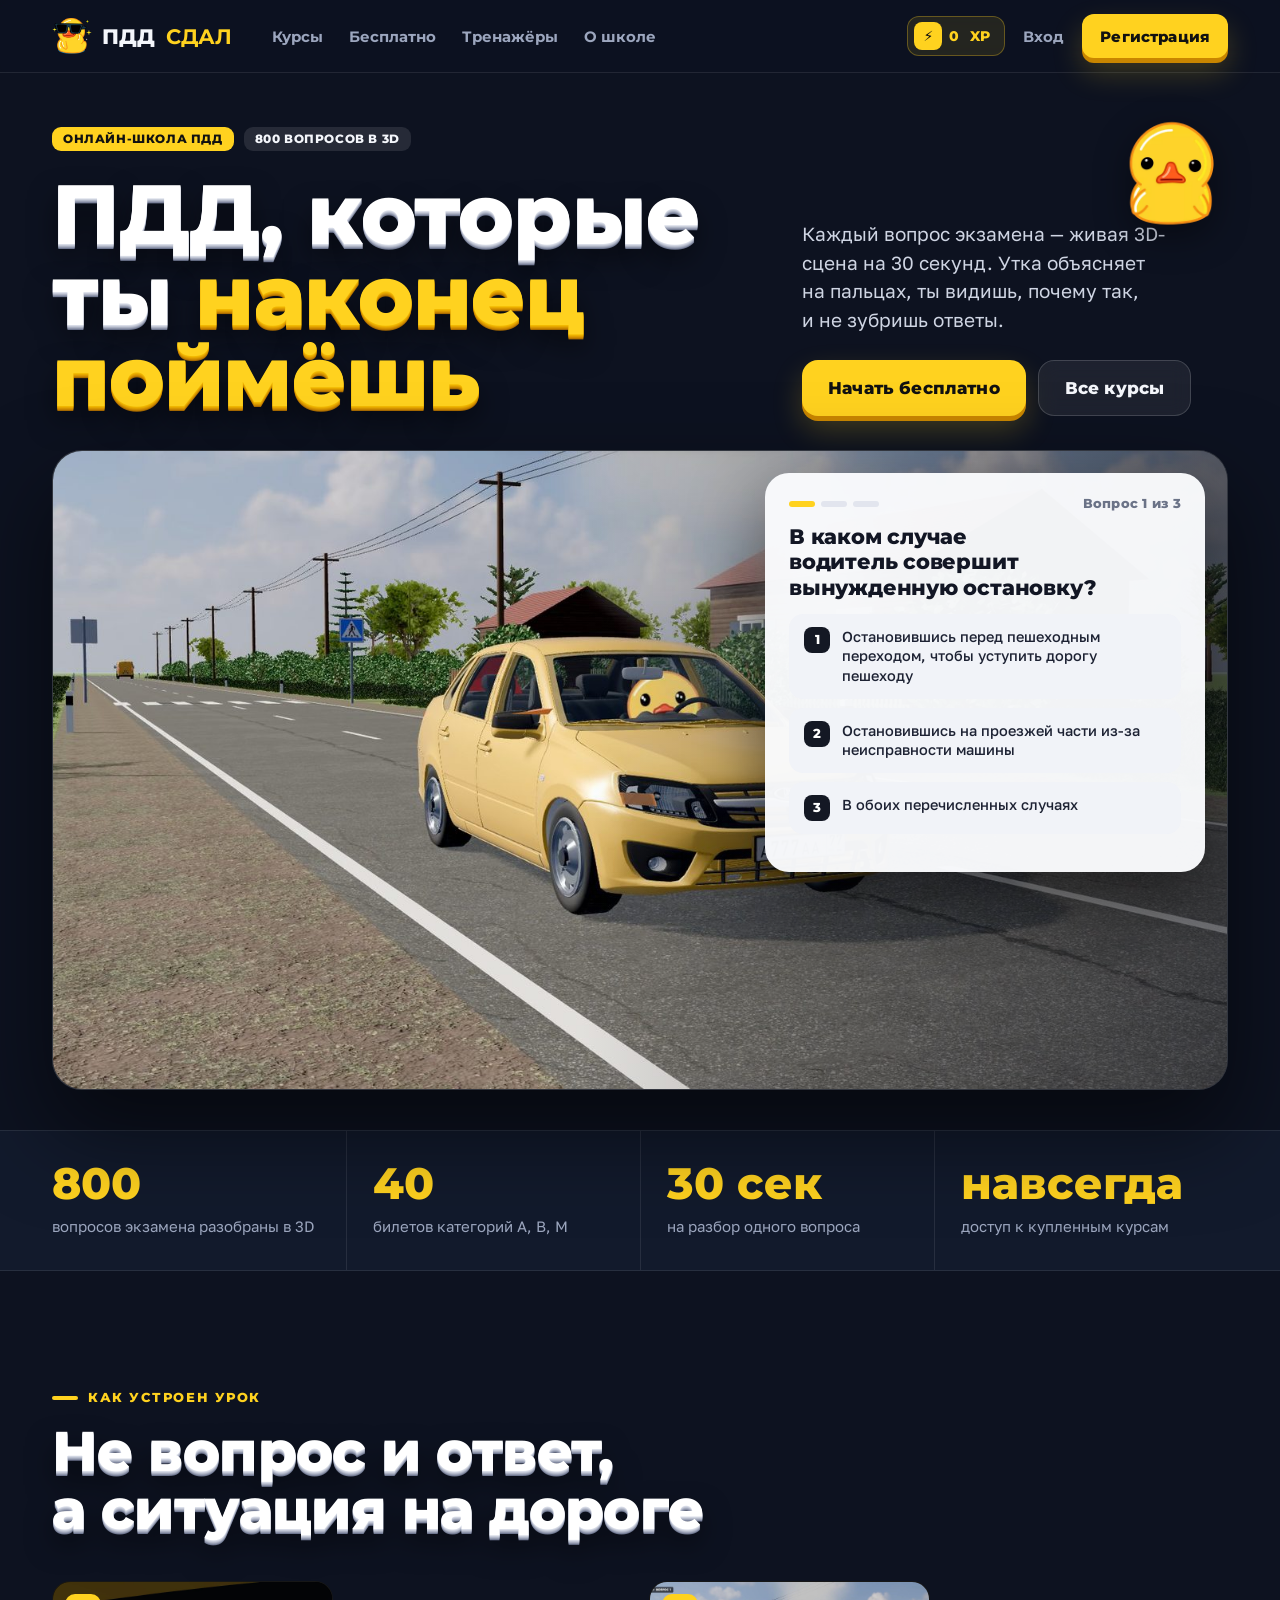
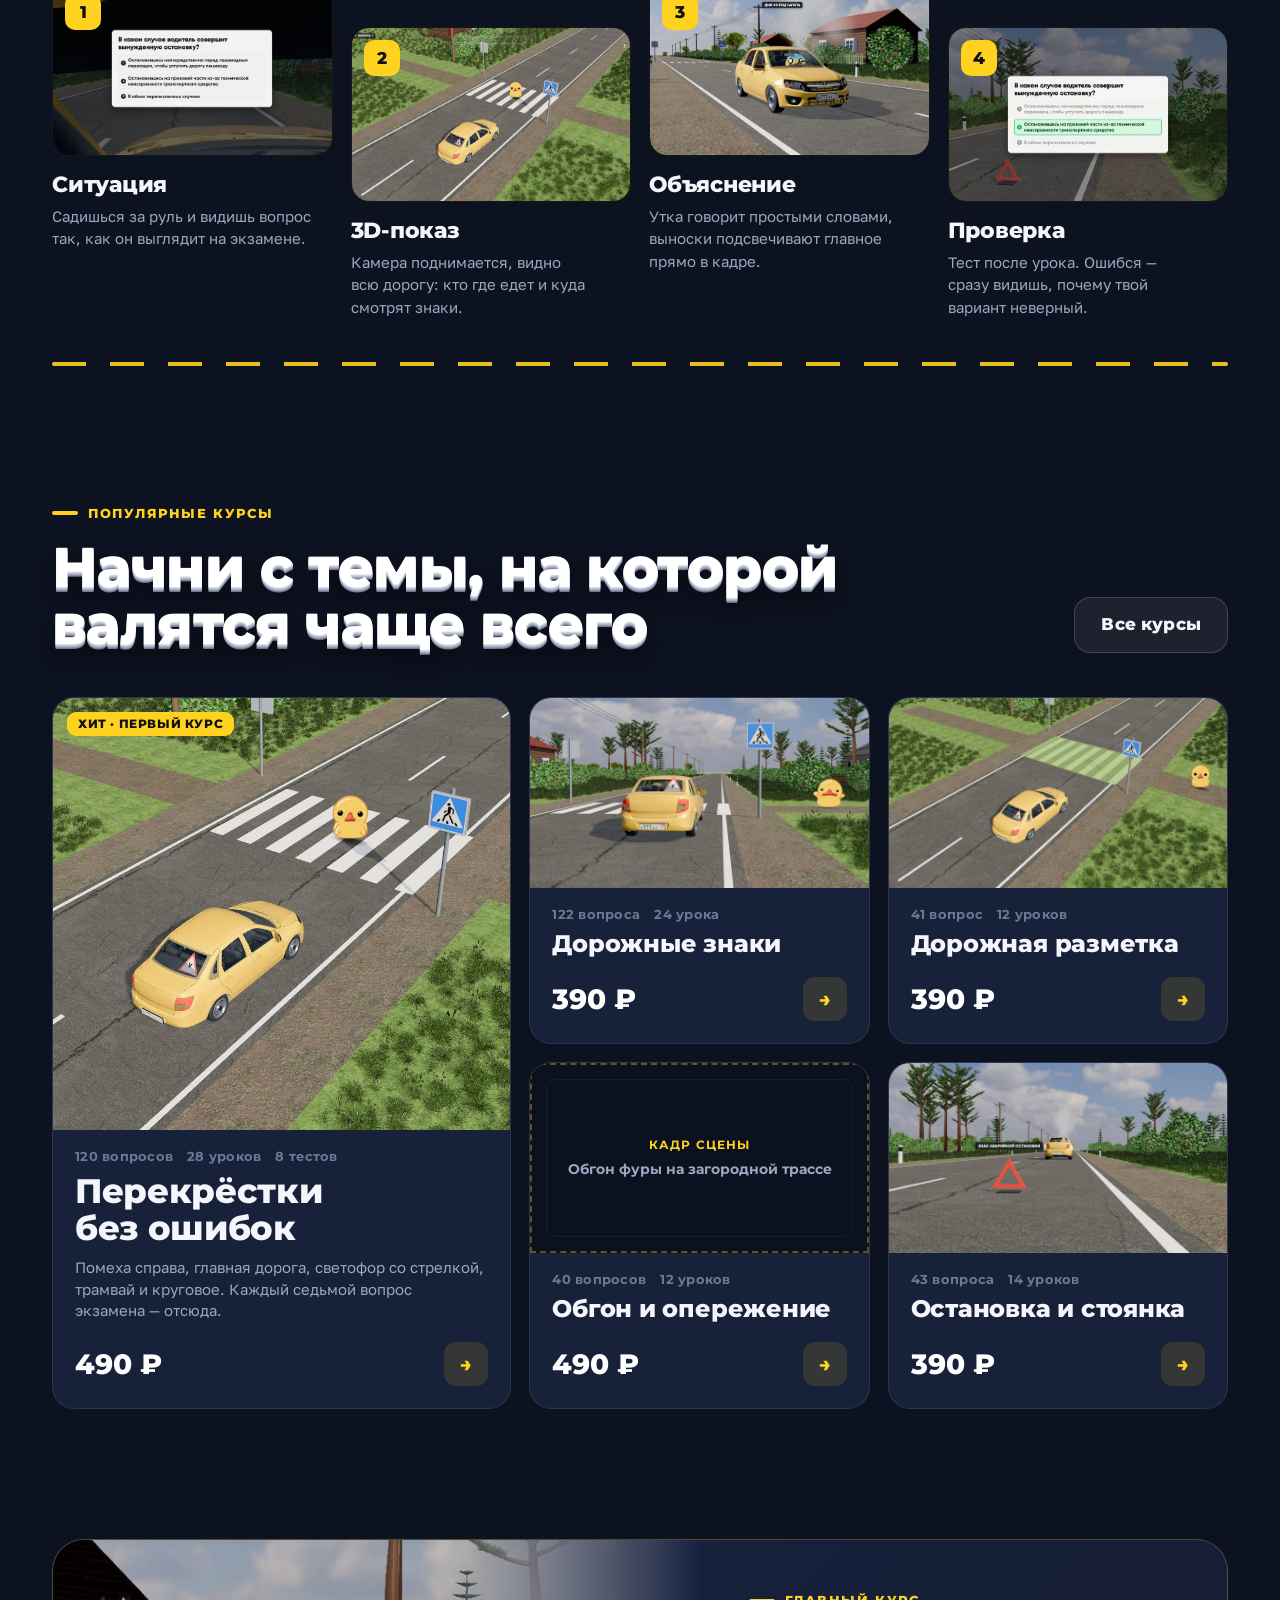
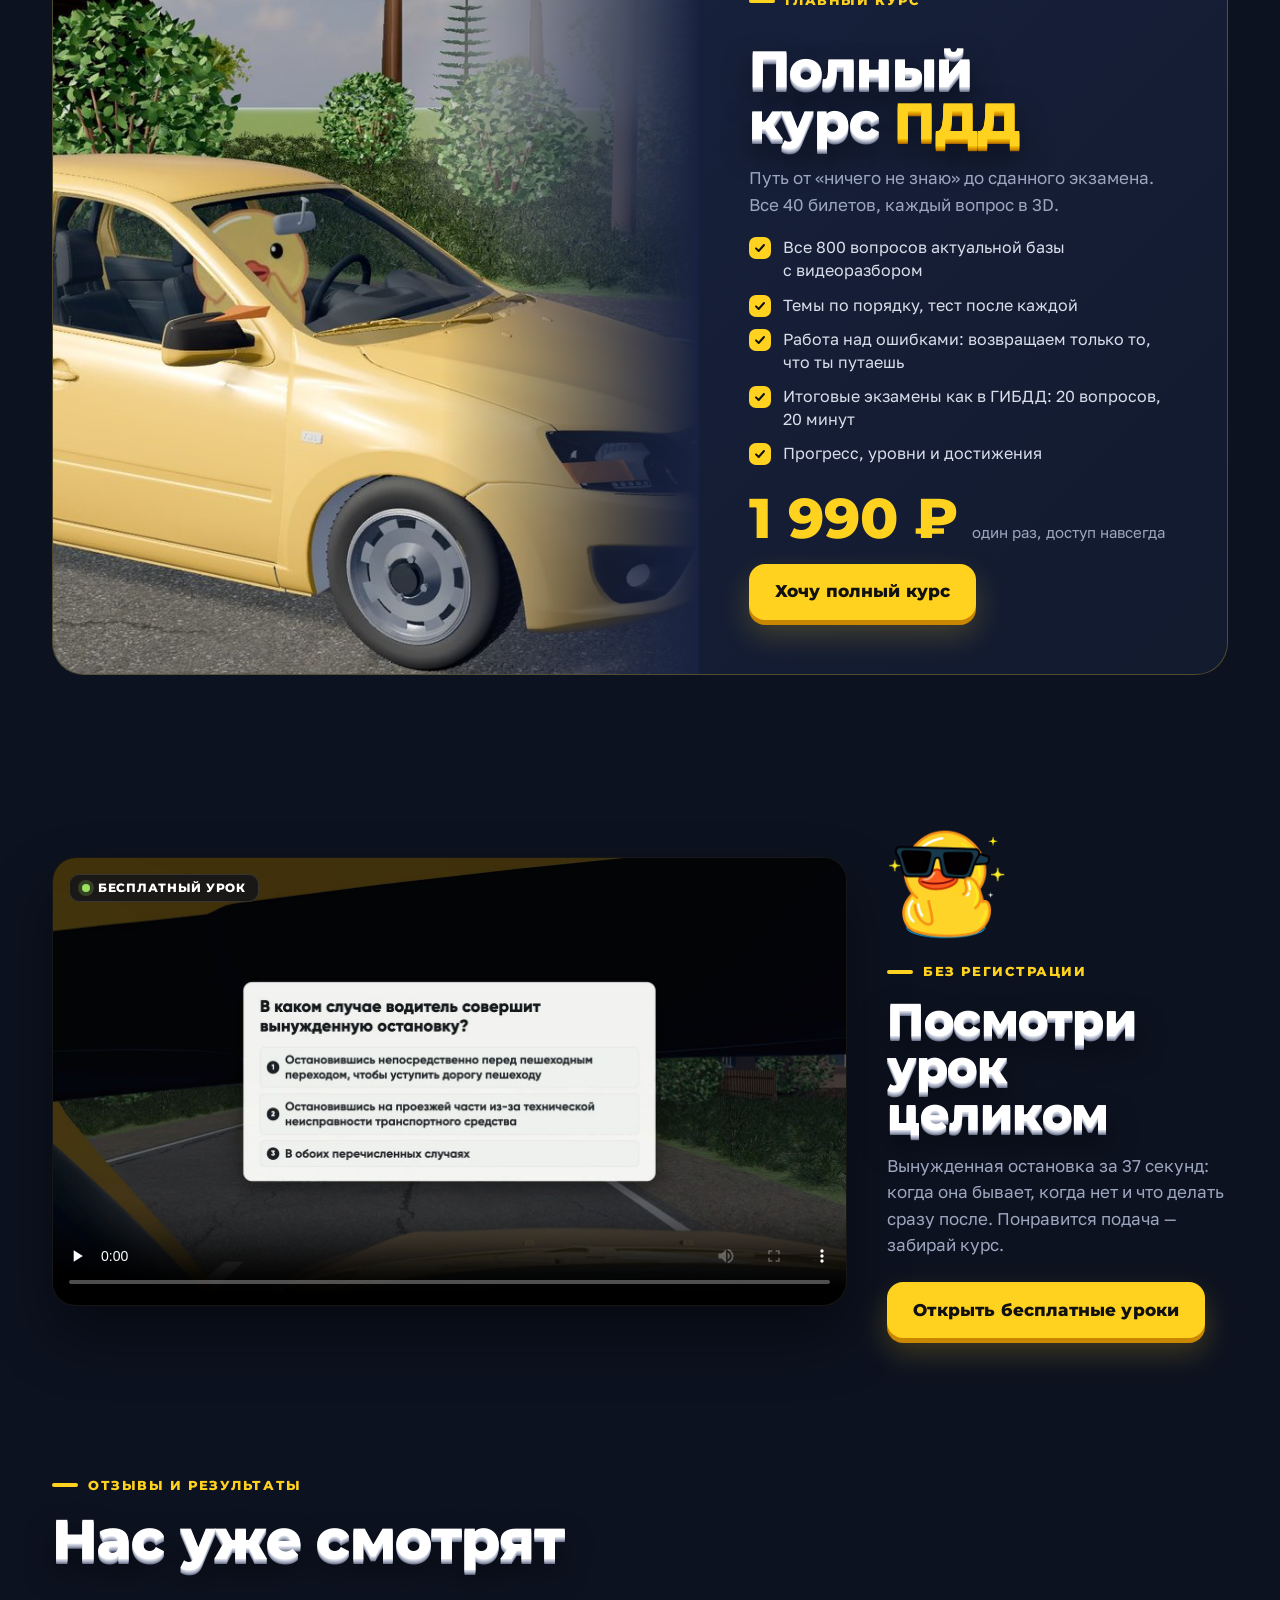
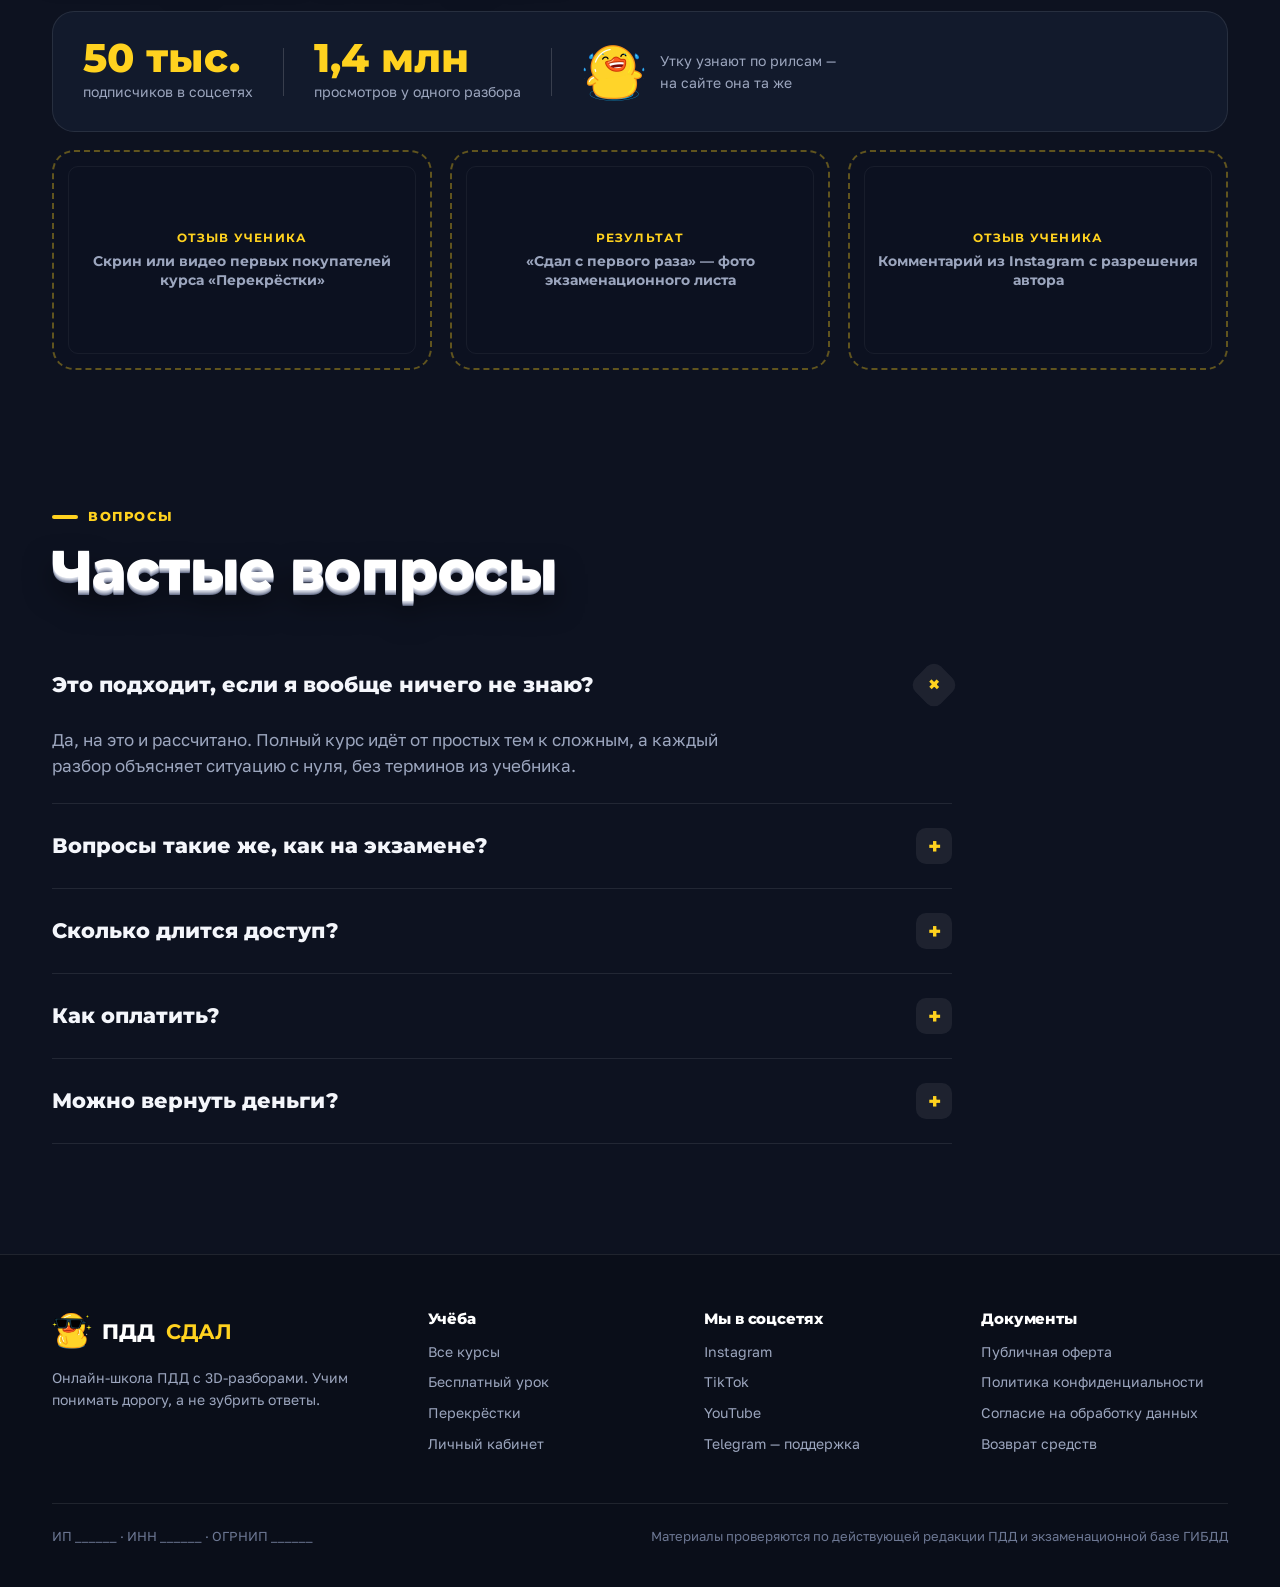
<file: index.html>
<!doctype html>
<html lang="ru">
<head>
<meta charset="utf-8">
<meta name="viewport" content="width=device-width,initial-scale=1"><meta name="robots" content="noindex,nofollow">
<title>ПДД СДАЛ — онлайн-школа ПДД с 3D-разборами</title>
<link rel="preconnect" href="https://fonts.googleapis.com"><link rel="preconnect" href="https://fonts.gstatic.com" crossorigin>
<link href="https://fonts.googleapis.com/css2?family=Golos+Text:wght@400;500;600&family=Montserrat:wght@700;800&display=swap" rel="stylesheet">
<link rel="stylesheet" href="css/app.css">
</head>
<body data-page="home">
<header data-top></header>

<section class="hero" id="top">
  <div class="wrap">
    <div class="hero-head">
      <div>
        <div class="hero-meta"><span class="tag tag-y">Онлайн-школа ПДД</span><span class="tag tag-d">800 вопросов в 3D</span></div>
        <h1 class="x3d">ПДД, которые ты <span class="y">наконец поймёшь</span></h1>
      </div>
      <div>
        <p class="hero-lead">Каждый вопрос экзамена — живая 3D-сцена на 30 секунд. Утка объясняет на пальцах, ты видишь, почему так, и не&nbsp;зубришь ответы.</p>
        <div class="hero-cta"><a class="btn btn-y" href="#free">Начать бесплатно</a><a class="btn btn-ghost" href="courses.html">Все курсы</a></div>
      </div>
      <img class="hero-duck" data-duck="5773" alt="">
    </div>

    <div class="screen" id="trainer">
      <div class="screen-bg">
        <img data-k="start" src="img/granta-front.jpg" alt="Учебная Гранта с уткой за рулём">
        <img data-k="ped" class="off" src="img/crosswalk.jpg" alt="">
        <img data-k="smoke" class="off" src="img/granta-smoke.jpg" alt="">
        <img data-k="top" class="off" src="img/junction-top.jpg" alt="">
        <img data-k="ex1" class="off blur" src="img/exam/d4091b0cbb297561dd0c9f0c0fcb96e4.jpg" alt="">
        <img data-k="ex2" class="off blur" src="img/exam/661ef6e93f80ff30cd7a06f1c153fe88.jpg" alt="">
      </div>
      <div class="screen-exam" data-exam><img alt="Картинка из билета, как на экзамене"></div>
      <div class="trainer" data-trainer></div>
    </div>
  </div>
</section>

<div class="stats">
  <div class="wrap">
    <div class="stat"><b>800</b><span>вопросов экзамена разобраны в&nbsp;3D</span></div>
    <div class="stat"><b>40</b><span>билетов категорий A, B, M</span></div>
    <div class="stat"><b>30&nbsp;сек</b><span>на разбор одного вопроса</span></div>
    <div class="stat"><b>навсегда</b><span>доступ к&nbsp;купленным курсам</span></div>
  </div>
</div>

<section class="sec" id="how">
  <div class="wrap">
    <div class="sec-h"><div><div class="kicker">Как устроен урок</div><h2 class="x3d">Не&nbsp;вопрос и&nbsp;ответ, а&nbsp;ситуация на&nbsp;дороге</h2></div></div>
    <div class="film">
      <div class="frame rv"><div class="frame-img"><img src="img/cabin-card-full.jpg" alt=""><span class="frame-num">1</span></div><h3>Ситуация</h3><p>Садишься за руль и&nbsp;видишь вопрос так, как он выглядит на экзамене.</p></div>
      <div class="frame rv" data-d="80"><div class="frame-img"><img src="img/junction-top-full.jpg" alt=""><span class="frame-num">2</span></div><h3>3D-показ</h3><p>Камера поднимается, видно всю дорогу: кто где едет и&nbsp;куда смотрят знаки.</p></div>
      <div class="frame rv" data-d="160"><div class="frame-img"><img src="img/granta-smoke-full.jpg" alt=""><span class="frame-num">3</span></div><h3>Объяснение</h3><p>Утка говорит простыми словами, выноски подсвечивают главное прямо в&nbsp;кадре.</p></div>
      <div class="frame rv" data-d="240"><div class="frame-img"><img src="img/answer-card-full.jpg" alt=""><span class="frame-num">4</span></div><h3>Проверка</h3><p>Тест после урока. Ошибся — сразу видишь, почему твой вариант неверный.</p></div>
    </div>
    <div class="dash film-road"></div>
  </div>
</section>

<section class="sec" style="padding-top:20px">
  <div class="wrap">
    <div class="sec-h"><div><div class="kicker">Популярные курсы</div><h2 class="x3d">Начни с&nbsp;темы, на&nbsp;которой валятся чаще всего</h2></div><a class="btn btn-ghost" href="courses.html">Все курсы</a></div>
    <div class="bento">
      <a class="cc big rv" href="course-intersections.html">
        <div class="cc-img"><img src="img/junction-top.jpg" alt=""><span class="tag tag-y">Хит · первый курс</span></div>
        <div class="cc-body"><div class="cc-meta"><span>120 вопросов</span><span>28 уроков</span><span>8 тестов</span></div><h3>Перекрёстки без ошибок</h3><p>Помеха справа, главная дорога, светофор со стрелкой, трамвай и&nbsp;круговое. Каждый седьмой вопрос экзамена — отсюда.</p><div class="cc-foot"><span class="price">490&nbsp;₽</span><span class="go">→</span></div></div>
      </a>
      <a class="cc rv" data-d="80" href="courses.html">
        <div class="cc-img"><img src="img/granta-rear-sign.jpg" alt=""></div>
        <div class="cc-body"><div class="cc-meta"><span>122 вопроса</span><span>24 урока</span></div><h3>Дорожные знаки</h3><div class="cc-foot"><span class="price">390&nbsp;₽</span><span class="go">→</span></div></div>
      </a>
      <a class="cc rv" data-d="160" href="courses.html">
        <div class="cc-img"><img src="img/zebra-top.jpg" alt=""></div>
        <div class="cc-body"><div class="cc-meta"><span>41 вопрос</span><span>12 уроков</span></div><h3>Дорожная разметка</h3><div class="cc-foot"><span class="price">390&nbsp;₽</span><span class="go">→</span></div></div>
      </a>
      <a class="cc rv" data-d="80" href="courses.html">
        <div class="cc-img"><div class="ph"><div><em>Кадр сцены</em>Обгон фуры на&nbsp;загородной трассе</div></div></div>
        <div class="cc-body"><div class="cc-meta"><span>40 вопросов</span><span>12 уроков</span></div><h3>Обгон и&nbsp;опережение</h3><div class="cc-foot"><span class="price">490&nbsp;₽</span><span class="go">→</span></div></div>
      </a>
      <a class="cc rv" data-d="160" href="lesson.html">
        <div class="cc-img"><img src="img/triangle.jpg" alt=""></div>
        <div class="cc-body"><div class="cc-meta"><span>43 вопроса</span><span>14 уроков</span></div><h3>Остановка и&nbsp;стоянка</h3><div class="cc-foot"><span class="price">390&nbsp;₽</span><span class="go">→</span></div></div>
      </a>
    </div>
  </div>
</section>

<section class="sec" style="padding-top:20px">
  <div class="wrap">
    <div class="full rv">
      <div class="full-img"><img src="img/granta-hero.jpg" alt="Учебная Гранта"></div>
      <div class="full-body">
        <div class="kicker">Главный курс</div>
        <h2 class="x3d">Полный курс <span class="y">ПДД</span></h2>
        <p class="muted">Путь от «ничего не знаю» до&nbsp;сданного экзамена. Все 40 билетов, каждый вопрос в&nbsp;3D.</p>
        <ul class="checks">
          <li>Все 800 вопросов актуальной базы с&nbsp;видеоразбором</li>
          <li>Темы по порядку, тест после каждой</li>
          <li>Работа над ошибками: возвращаем только то, что ты путаешь</li>
          <li>Итоговые экзамены как в&nbsp;ГИБДД: 20 вопросов, 20 минут</li>
          <li>Прогресс, уровни и&nbsp;достижения</li>
        </ul>
        <div class="full-price"><b>1&nbsp;990&nbsp;₽</b><span>один раз, доступ навсегда</span></div>
        <div><a class="btn btn-y" href="course-full.html">Хочу полный курс</a></div>
      </div>
    </div>
  </div>
</section>

<section class="sec" id="free" style="padding-top:40px">
  <div class="wrap demo">
    <div class="player rv">
      <video src="video/q01.mp4" poster="img/cabin-card-full.jpg" controls playsinline preload="none"></video>
      <span class="hud"><i></i>Бесплатный урок</span>
    </div>
    <div class="demo-side rv" data-d="100">
      <img class="demo-duck" data-duck="10669" alt="">
      <div class="kicker">Без регистрации</div>
      <h2 class="x3d">Посмотри урок целиком</h2>
      <p>Вынужденная остановка за 37 секунд: когда она бывает, когда нет и&nbsp;что делать сразу после. Понравится подача — забирай курс.</p>
      <a class="btn btn-y" href="lesson.html">Открыть бесплатные уроки</a>
    </div>
  </div>
</section>

<section class="sec" id="about" style="padding-top:20px">
  <div class="wrap">
    <div class="sec-h"><div><div class="kicker">Отзывы и&nbsp;результаты</div><h2 class="x3d">Нас уже смотрят</h2></div></div>
    <div class="proof rv">
      <div><b>50&nbsp;тыс.</b><span>подписчиков в&nbsp;соцсетях</span></div><div class="sep"></div>
      <div><b>1,4&nbsp;млн</b><span>просмотров у&nbsp;одного разбора</span></div><div class="sep"></div>
      <div style="display:flex;align-items:center;gap:14px"><img data-duck="6475" alt="" style="width:64px"><span>Утку узнают по&nbsp;рилсам —<br>на сайте она та же</span></div>
    </div>
    <div class="revs">
      <div class="rev rv"><div class="ph"><div><em>Отзыв ученика</em>Скрин или видео первых покупателей курса «Перекрёстки»</div></div></div>
      <div class="rev rv" data-d="80"><div class="ph"><div><em>Результат</em>«Сдал с&nbsp;первого раза» — фото экзаменационного листа</div></div></div>
      <div class="rev rv" data-d="160"><div class="ph"><div><em>Отзыв ученика</em>Комментарий из&nbsp;Instagram с&nbsp;разрешения автора</div></div></div>
    </div>
  </div>
</section>

<section class="sec" style="padding-top:20px">
  <div class="wrap">
    <div class="sec-h"><div><div class="kicker">Вопросы</div><h2 class="x3d">Частые вопросы</h2></div></div>
    <div class="faq">
      <details open><summary>Это подходит, если я&nbsp;вообще ничего не&nbsp;знаю?</summary><p>Да, на&nbsp;это и&nbsp;рассчитано. Полный курс идёт от&nbsp;простых тем к&nbsp;сложным, а&nbsp;каждый разбор объясняет ситуацию с&nbsp;нуля, без терминов из&nbsp;учебника.</p></details>
      <details><summary>Вопросы такие же, как на&nbsp;экзамене?</summary><p>Да, это актуальная экзаменационная база ГИБДД: 40 билетов по&nbsp;20 вопросов. При изменении правил мы обновляем разборы, купленный доступ тоже обновляется.</p></details>
      <details><summary>Сколько длится доступ?</summary><p>Навсегда. Купил курс один раз — он остаётся в&nbsp;личном кабинете, смотреть можно с&nbsp;телефона и&nbsp;компьютера.</p></details>
      <details><summary>Как оплатить?</summary><p>Картой или через СБП, оплата проходит через ЮKassa. Чек приходит на&nbsp;почту, курс открывается сразу после оплаты.</p></details>
      <details><summary>Можно вернуть деньги?</summary><p>Да, по&nbsp;условиям оферты. Если курс не&nbsp;подошёл, напишите в&nbsp;поддержку в&nbsp;Telegram.</p></details>
    </div>
  </div>
</section>

<footer data-foot></footer>
<script src="js/q.js"></script>
<script src="js/app.js"></script>
</body>
</html>
</file>
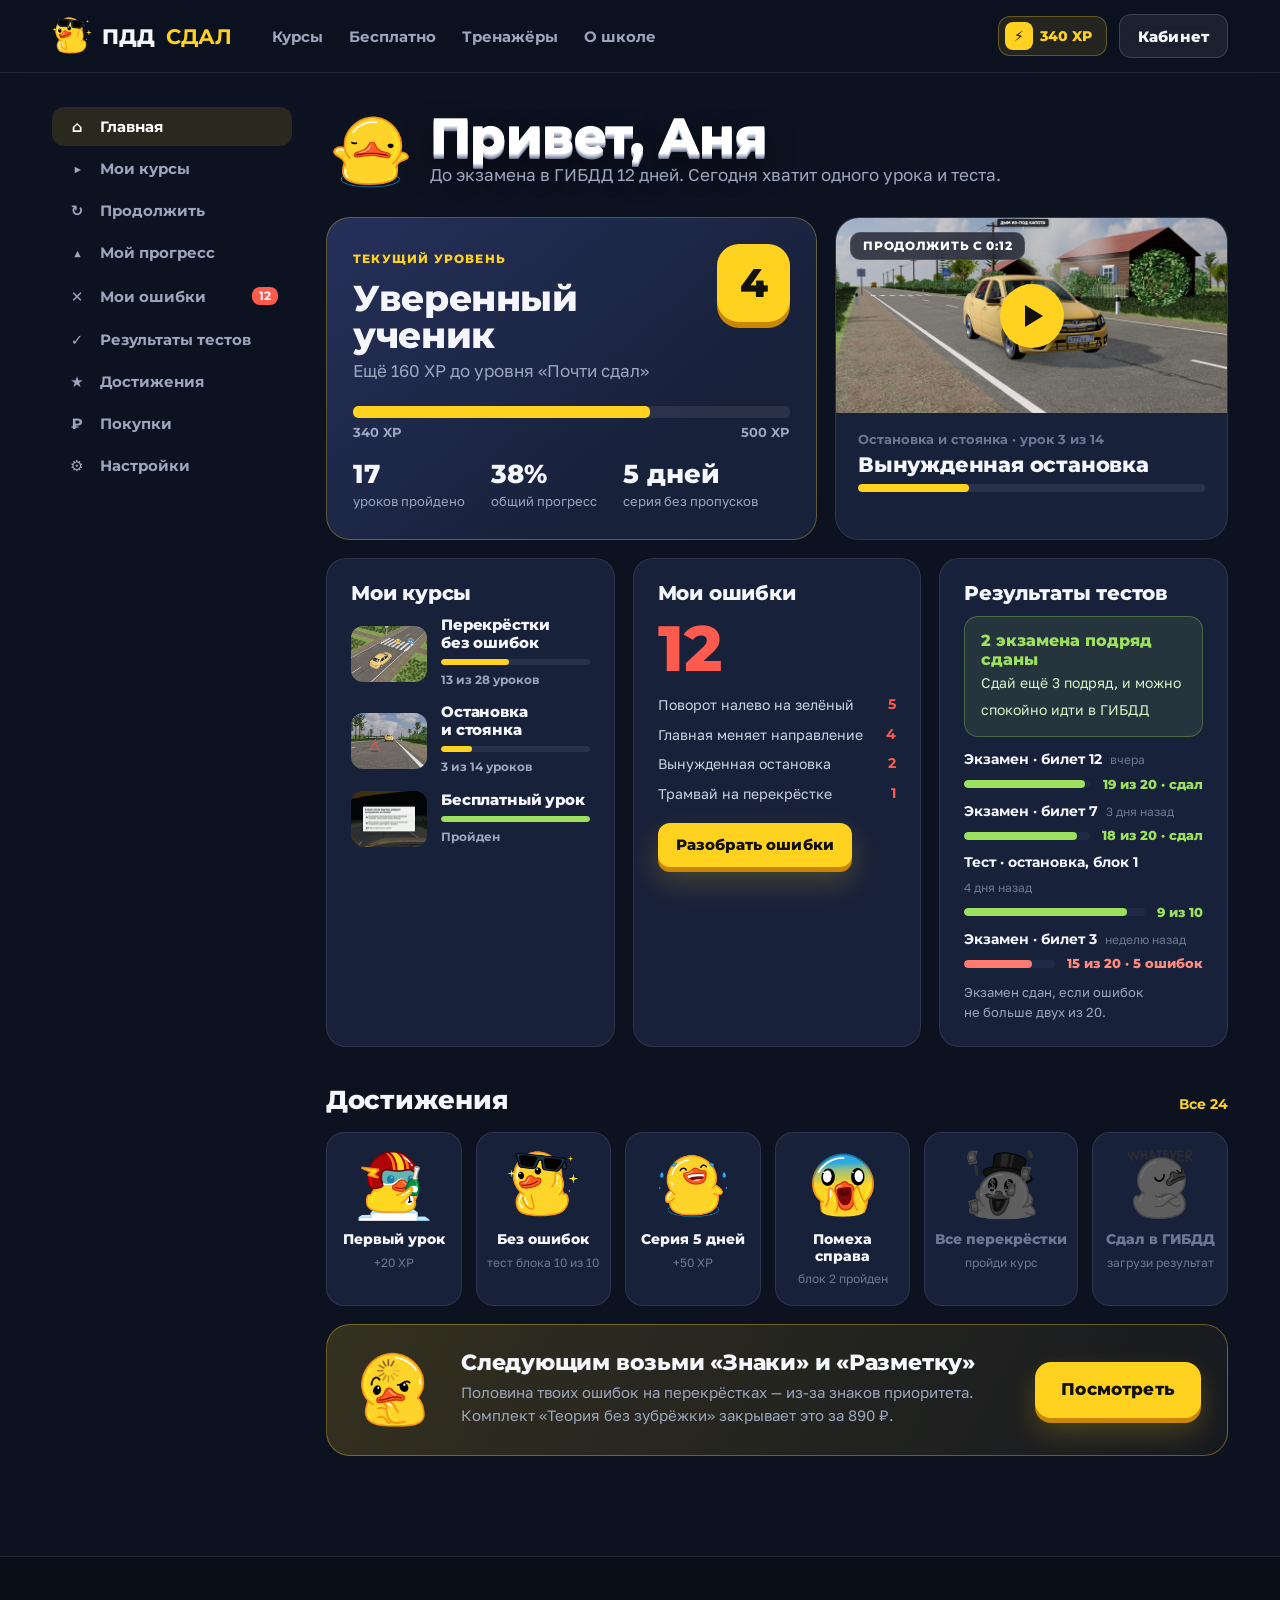
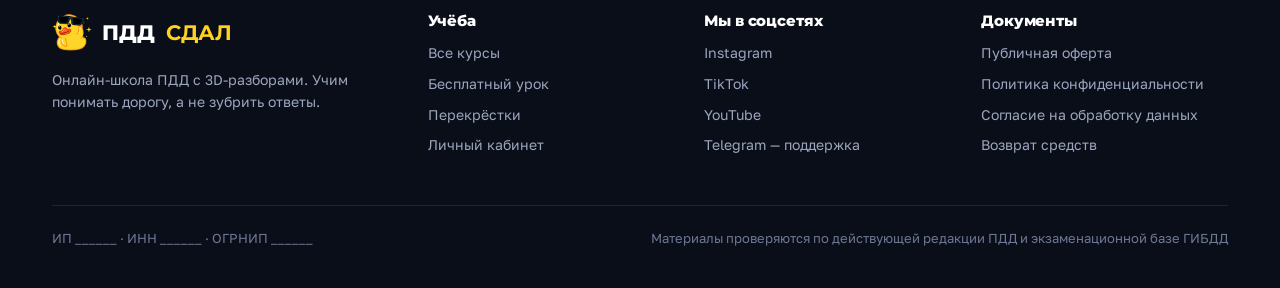
<file: account.html>
<!doctype html>
<html lang="ru">
<head>
<meta charset="utf-8">
<meta name="viewport" content="width=device-width,initial-scale=1"><meta name="robots" content="noindex,nofollow">
<title>Личный кабинет — ПДД СДАЛ</title>
<link rel="preconnect" href="https://fonts.googleapis.com"><link rel="preconnect" href="https://fonts.gstatic.com" crossorigin>
<link href="https://fonts.googleapis.com/css2?family=Golos+Text:wght@400;500;600&family=Montserrat:wght@700;800&display=swap" rel="stylesheet">
<link rel="stylesheet" href="css/app.css">
</head>
<body data-page="account" data-user="1">
<header data-top></header>

<div class="wrap acc">
  <nav class="acc-nav">
    <a class="on" href="#"><i>⌂</i>Главная</a>
    <a href="#courses"><i>▶</i>Мои курсы</a>
    <a href="lesson.html"><i>↻</i>Продолжить</a>
    <a href="#progress"><i>▲</i>Мой прогресс</a>
    <a href="#errors"><i>✕</i>Мои ошибки<em>12</em></a>
    <a href="#progress"><i>✓</i>Результаты тестов</a>
    <a href="#ach"><i>★</i>Достижения</a>
    <a href="#"><i>₽</i>Покупки</a>
    <a href="#"><i>⚙</i>Настройки</a>
  </nav>

  <div>
    <div class="acc-h"><img data-duck="5773" alt=""><div><h1 class="x3d">Привет, Аня</h1><p>До&nbsp;экзамена в&nbsp;ГИБДД 12 дней. Сегодня хватит одного урока и&nbsp;теста.</p></div></div>

    <div class="grid-a">
      <div class="lvl rv">
        <div class="lvl-top"><div><small>Текущий уровень</small><h2>Уверенный ученик</h2><p class="muted">Ещё 160 XP до&nbsp;уровня «Почти сдал»</p></div><div class="lvl-n">4</div></div>
        <div class="bar"><i style="width:68%"></i></div>
        <div class="bar-l"><span>340 XP</span><span>500 XP</span></div>
        <div class="lvl-row">
          <div><b>17</b><span>уроков пройдено</span></div>
          <div><b>38%</b><span>общий прогресс</span></div>
          <div><b>5 дней</b><span>серия без пропусков</span></div>
        </div>
      </div>
      <a class="cont rv" data-d="80" href="lesson.html">
        <div class="cont-img"><img src="img/granta-smoke.jpg" alt=""><span class="play"></span><span class="hud" style="position:absolute;left:14px;top:14px">Продолжить с&nbsp;0:12</span></div>
        <div class="cont-body"><small>Остановка и&nbsp;стоянка · урок 3 из&nbsp;14</small><h3>Вынужденная остановка</h3><div class="bar"><i style="width:32%"></i></div></div>
      </a>
    </div>

    <div class="row3">
      <div class="box rv" id="courses">
        <h3>Мои курсы</h3>
        <div class="mycourse">
          <a class="mc" href="course-intersections.html"><img src="img/junction-top.jpg" alt=""><div><h4>Перекрёстки без ошибок</h4><div class="bar"><i style="width:46%"></i></div><small>13 из&nbsp;28 уроков</small></div></a>
          <a class="mc" href="lesson.html"><img src="img/triangle.jpg" alt=""><div><h4>Остановка и&nbsp;стоянка</h4><div class="bar"><i style="width:21%"></i></div><small>3 из&nbsp;14 уроков</small></div></a>
          <a class="mc" href="#"><img src="img/cabin-card.jpg" alt=""><div><h4>Бесплатный урок</h4><div class="bar"><i style="width:100%;background:var(--green)"></i></div><small>Пройден</small></div></a>
        </div>
      </div>
      <div class="box rv" data-d="80" id="errors">
        <h3>Мои ошибки</h3>
        <div class="err-n">12</div>
        <ul class="err-l">
          <li>Поворот налево на&nbsp;зелёный<b>5</b></li>
          <li>Главная меняет направление<b>4</b></li>
          <li>Вынужденная остановка<b>2</b></li>
          <li>Трамвай на&nbsp;перекрёстке<b>1</b></li>
        </ul>
        <a class="btn btn-y btn-sm" href="lesson.html">Разобрать ошибки</a>
      </div>
      <div class="box rv" data-d="160" id="progress">
        <h3>Результаты тестов</h3>
        <div class="tres-sum"><b>2 экзамена подряд сданы</b><span>Сдай ещё 3 подряд, и&nbsp;можно спокойно идти в&nbsp;ГИБДД</span></div>
        <ul class="tres">
          <li><div><b>Экзамен · билет 12</b><span>вчера</span></div><div class="tres-bar"><i style="width:95%"></i></div><em class="ok">19 из&nbsp;20 · сдал</em></li>
          <li><div><b>Экзамен · билет 7</b><span>3 дня назад</span></div><div class="tres-bar"><i style="width:90%"></i></div><em class="ok">18 из&nbsp;20 · сдал</em></li>
          <li><div><b>Тест · остановка, блок 1</b><span>4 дня назад</span></div><div class="tres-bar"><i style="width:90%"></i></div><em class="ok">9 из&nbsp;10</em></li>
          <li><div><b>Экзамен · билет 3</b><span>неделю назад</span></div><div class="tres-bar bad"><i style="width:75%"></i></div><em class="bad">15 из&nbsp;20 · 5 ошибок</em></li>
        </ul>
        <p class="muted" style="font-size:13px;margin-top:12px">Экзамен сдан, если ошибок не&nbsp;больше двух из&nbsp;20.</p>
      </div>
    </div>

    <div class="h-sec" id="ach"><h2>Достижения</h2><a href="#">Все 24</a></div>
    <div class="ach">
      <div class="badge rv"><img data-duck="11643" alt=""><b>Первый урок</b><span>+20 XP</span></div>
      <div class="badge rv" data-d="60"><img data-duck="10669" alt=""><b>Без ошибок</b><span>тест блока 10 из&nbsp;10</span></div>
      <div class="badge rv" data-d="120"><img data-duck="6475" alt=""><b>Серия 5 дней</b><span>+50 XP</span></div>
      <div class="badge rv" data-d="180"><img data-duck="5996" alt=""><b>Помеха справа</b><span>блок 2 пройден</span></div>
      <div class="badge lock rv" data-d="240"><img data-duck="24024" alt=""><b>Все перекрёстки</b><span>пройди курс</span></div>
      <div class="badge lock rv" data-d="300"><img data-duck="12046" alt=""><b>Сдал в&nbsp;ГИБДД</b><span>загрузи результат</span></div>
    </div>

    <div class="rec rv">
      <img data-duck="8676" alt="">
      <div><h3>Следующим возьми «Знаки» и&nbsp;«Разметку»</h3><p>Половина твоих ошибок на&nbsp;перекрёстках — из-за знаков приоритета. Комплект «Теория без зубрёжки» закрывает это за&nbsp;890&nbsp;₽.</p></div>
      <a class="btn btn-y" href="courses.html">Посмотреть</a>
    </div>
  </div>
</div>

<footer data-foot></footer>
<script src="js/app.js"></script>
</body>
</html>
</file>
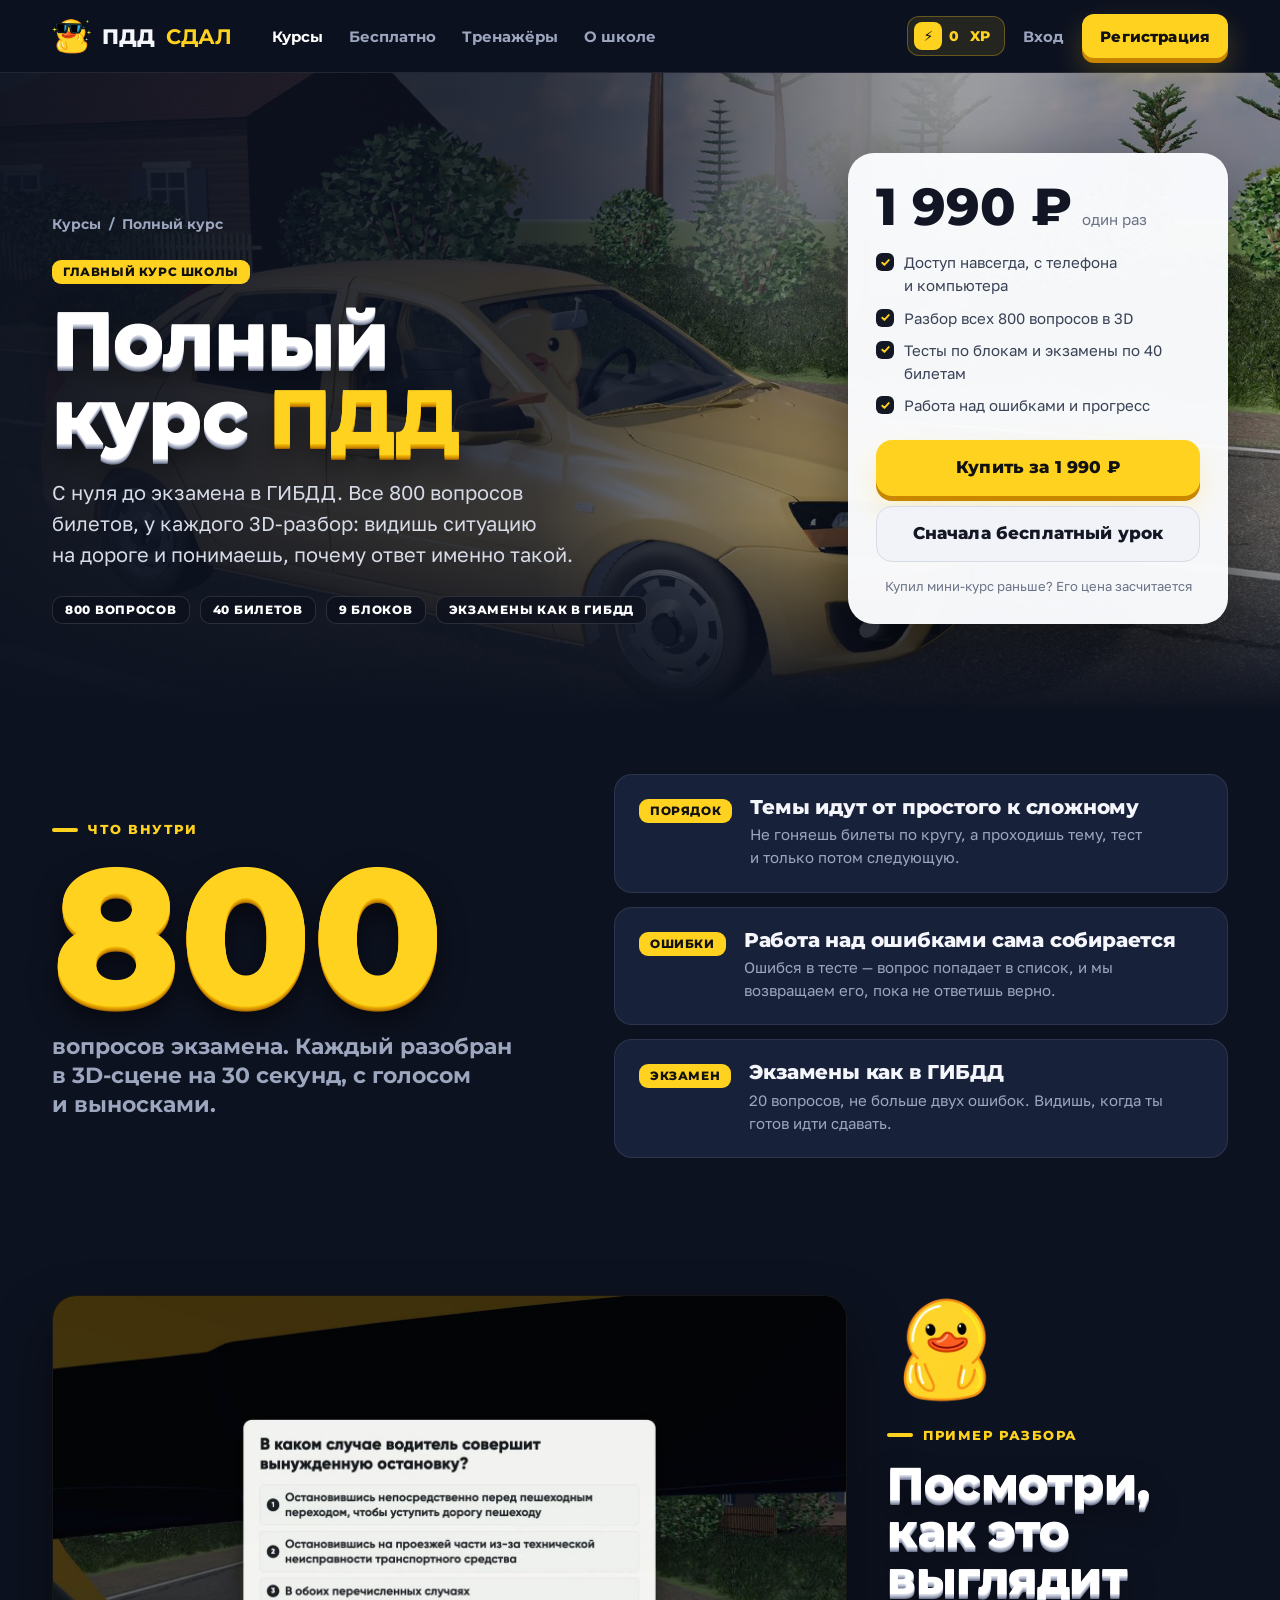
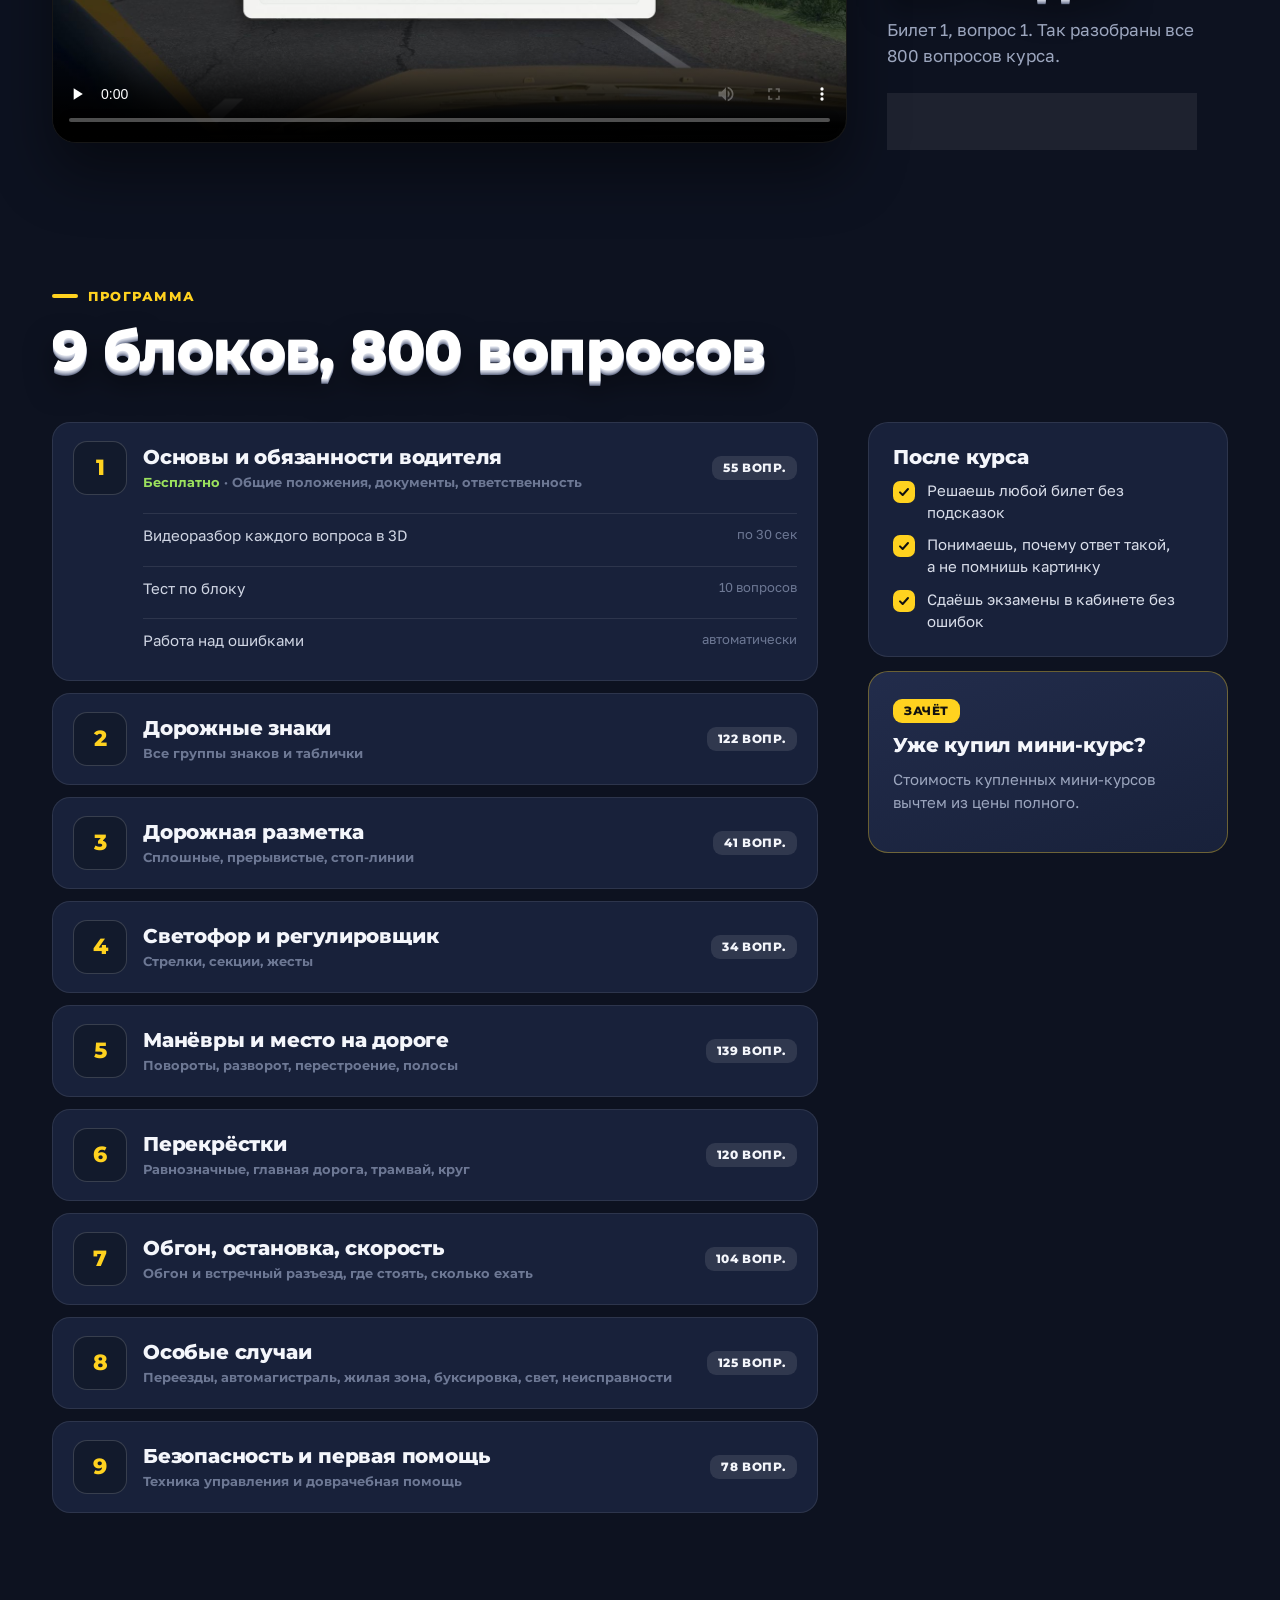
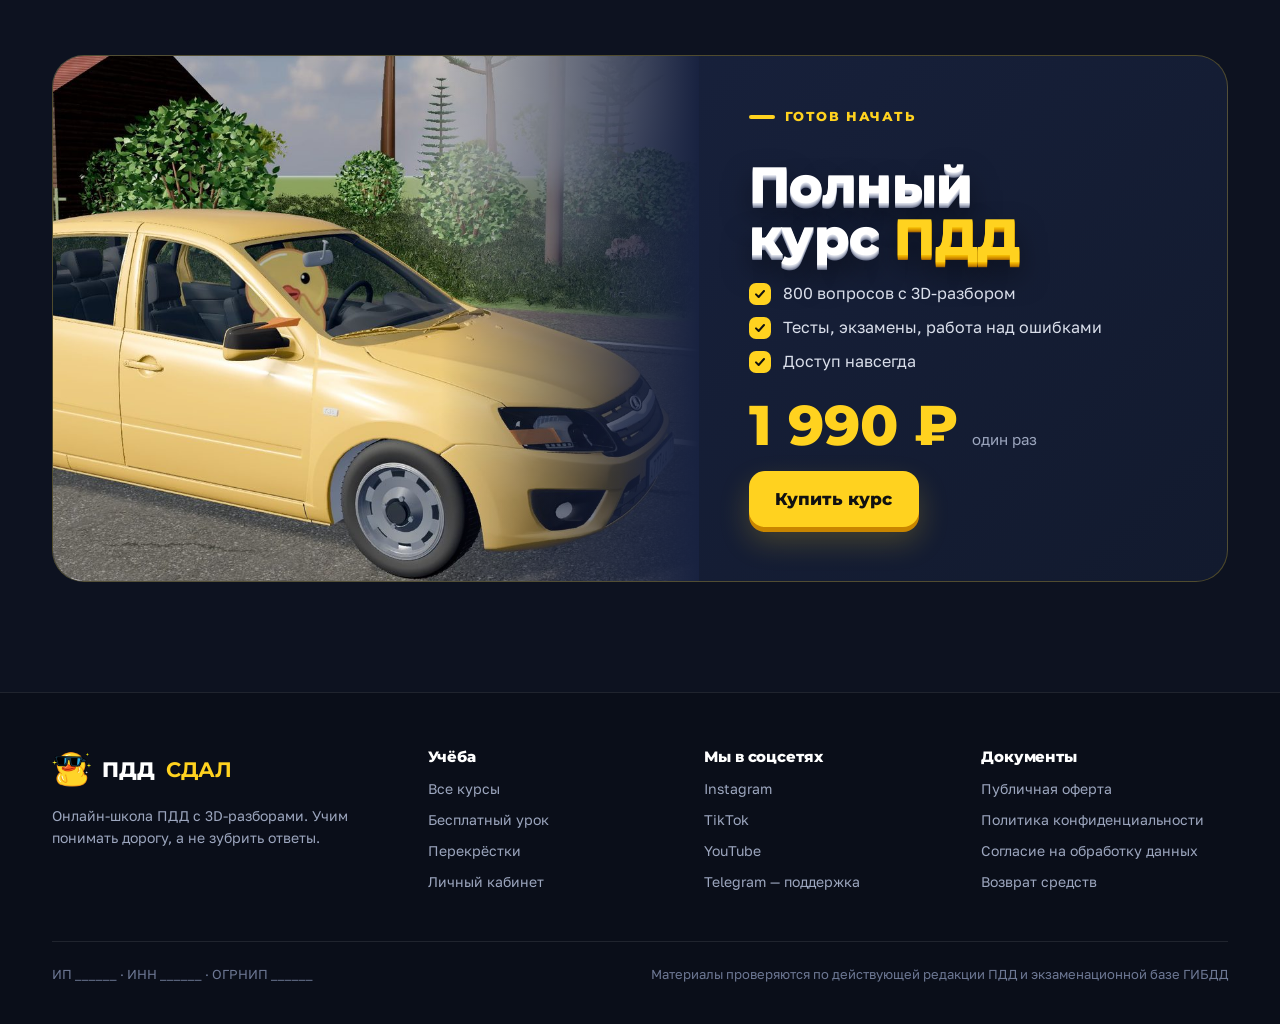
<file: course-full.html>
<!doctype html>
<html lang="ru">
<head>
<meta charset="utf-8">
<meta name="viewport" content="width=device-width,initial-scale=1"><meta name="robots" content="noindex,nofollow">
<title>Полный курс ПДД — ПДД СДАЛ</title>
<link rel="preconnect" href="https://fonts.googleapis.com"><link rel="preconnect" href="https://fonts.gstatic.com" crossorigin>
<link href="https://fonts.googleapis.com/css2?family=Golos+Text:wght@400;500;600&family=Montserrat:wght@700;800&display=swap" rel="stylesheet">
<link rel="stylesheet" href="css/app.css">
</head>
<body data-page="courses" class="has-sticky">
<header data-top></header>

<section class="p-hero">
  <div class="p-hero-img"><img src="img/granta-hero.jpg" alt="Учебная жёлтая Гранта"></div>
  <div class="wrap">
    <div>
      <div class="crumbs"><a href="courses.html">Курсы</a> &nbsp;/&nbsp; Полный курс</div>
      <span class="tag tag-y">Главный курс школы</span>
      <h1 class="x3d">Полный курс <span class="y">ПДД</span></h1>
      <p class="lead">С&nbsp;нуля до&nbsp;экзамена в&nbsp;ГИБДД. Все 800 вопросов билетов, у&nbsp;каждого 3D-разбор: видишь ситуацию на&nbsp;дороге и&nbsp;понимаешь, почему ответ именно такой.</p>
      <div class="hud-row"><span class="hud">800 вопросов</span><span class="hud">40 билетов</span><span class="hud">9 блоков</span><span class="hud">экзамены как в&nbsp;ГИБДД</span></div>
    </div>
    <aside class="buy">
      <div class="buy-price"><b>1&nbsp;990&nbsp;₽</b><span>один раз</span></div>
      <ul>
        <li>Доступ навсегда, с&nbsp;телефона и&nbsp;компьютера</li>
        <li>Разбор всех 800 вопросов в&nbsp;3D</li>
        <li>Тесты по&nbsp;блокам и&nbsp;экзамены по&nbsp;40 билетам</li>
        <li>Работа над ошибками и&nbsp;прогресс</li>
      </ul>
      <a class="btn btn-y btn-block" href="register.html">Купить за&nbsp;1&nbsp;990&nbsp;₽</a>
      <a class="btn btn-ghost btn-block" href="#free-lesson">Сначала бесплатный урок</a>
      <div class="pay">Купил мини-курс раньше? Его цена засчитается</div>
    </aside>
  </div>
</section>

<section class="sec" style="padding-top:60px">
  <div class="wrap pain">
    <div class="rv">
      <div class="kicker">Что внутри</div>
      <div class="pain-big y3d">800</div>
      <div class="pain-big"><small>вопросов экзамена. Каждый разобран в&nbsp;3D-сцене на&nbsp;30 секунд, с&nbsp;голосом и&nbsp;выносками.</small></div>
    </div>
    <div class="pain-list">
      <div class="pain-item rv"><span class="tag tag-y">Порядок</span><div><h3>Темы идут от&nbsp;простого к&nbsp;сложному</h3><p>Не&nbsp;гоняешь билеты по&nbsp;кругу, а&nbsp;проходишь тему, тест и&nbsp;только потом следующую.</p></div></div>
      <div class="pain-item rv" data-d="80"><span class="tag tag-y">Ошибки</span><div><h3>Работа над ошибками сама собирается</h3><p>Ошибся в&nbsp;тесте — вопрос попадает в&nbsp;список, и&nbsp;мы возвращаем его, пока не&nbsp;ответишь верно.</p></div></div>
      <div class="pain-item rv" data-d="160"><span class="tag tag-y">Экзамен</span><div><h3>Экзамены как в&nbsp;ГИБДД</h3><p>20 вопросов, не&nbsp;больше двух ошибок. Видишь, когда ты готов идти сдавать.</p></div></div>
    </div>
  </div>
</section>

<section class="sec" id="free-lesson" style="padding-top:20px">
  <div class="wrap demo">
    <div class="player rv"><video src="video/q01.mp4" poster="img/cabin-card-full.jpg" controls playsinline preload="none"></video></div>
    <div class="demo-side rv" data-d="100">
      <img class="demo-duck" data-duck="5480" alt="">
      <div class="kicker">Пример разбора</div>
      <h2 class="x3d">Посмотри, как это выглядит</h2>
      <p>Билет 1, вопрос 1. Так разобраны все 800 вопросов курса.</p>
      <a class="btn btn-ghost" href="lesson.html">Как выглядит урок внутри</a>
    </div>
  </div>
</section>

<section class="sec" style="padding-top:20px">
  <div class="wrap">
    <div class="sec-h"><div><div class="kicker">Программа</div><h2 class="x3d">9 блоков, 800 вопросов</h2></div></div>
    <div class="prog">
      <div>
        <details class="mod" open><summary><span class="mod-n">1</span><div><h3>Основы и&nbsp;обязанности водителя</h3><small><span class="mod-free">Бесплатно</span> · Общие положения, документы, ответственность</small></div><span class="tag tag-d">55 вопр.</span></summary>
          <ol><li>Видеоразбор каждого вопроса в&nbsp;3D<span>по 30 сек</span></li><li>Тест по блоку<span>10 вопросов</span></li><li>Работа над ошибками<span>автоматически</span></li></ol></details>
        <details class="mod"><summary><span class="mod-n">2</span><div><h3>Дорожные знаки</h3><small>Все группы знаков и&nbsp;таблички</small></div><span class="tag tag-d">122 вопр.</span></summary>
          <ol><li>Видеоразбор каждого вопроса в&nbsp;3D<span>по 30 сек</span></li><li>Тест по блоку<span>10 вопросов</span></li><li>Работа над ошибками<span>автоматически</span></li></ol></details>
        <details class="mod"><summary><span class="mod-n">3</span><div><h3>Дорожная разметка</h3><small>Сплошные, прерывистые, стоп-линии</small></div><span class="tag tag-d">41 вопр.</span></summary>
          <ol><li>Видеоразбор каждого вопроса в&nbsp;3D<span>по 30 сек</span></li><li>Тест по блоку<span>10 вопросов</span></li><li>Работа над ошибками<span>автоматически</span></li></ol></details>
        <details class="mod"><summary><span class="mod-n">4</span><div><h3>Светофор и&nbsp;регулировщик</h3><small>Стрелки, секции, жесты</small></div><span class="tag tag-d">34 вопр.</span></summary>
          <ol><li>Видеоразбор каждого вопроса в&nbsp;3D<span>по 30 сек</span></li><li>Тест по блоку<span>10 вопросов</span></li><li>Работа над ошибками<span>автоматически</span></li></ol></details>
        <details class="mod"><summary><span class="mod-n">5</span><div><h3>Манёвры и&nbsp;место на&nbsp;дороге</h3><small>Повороты, разворот, перестроение, полосы</small></div><span class="tag tag-d">139 вопр.</span></summary>
          <ol><li>Видеоразбор каждого вопроса в&nbsp;3D<span>по 30 сек</span></li><li>Тест по блоку<span>10 вопросов</span></li><li>Работа над ошибками<span>автоматически</span></li></ol></details>
        <details class="mod"><summary><span class="mod-n">6</span><div><h3>Перекрёстки</h3><small>Равнозначные, главная дорога, трамвай, круг</small></div><span class="tag tag-d">120 вопр.</span></summary>
          <ol><li>Видеоразбор каждого вопроса в&nbsp;3D<span>по 30 сек</span></li><li>Тест по блоку<span>10 вопросов</span></li><li>Работа над ошибками<span>автоматически</span></li></ol></details>
        <details class="mod"><summary><span class="mod-n">7</span><div><h3>Обгон, остановка, скорость</h3><small>Обгон и&nbsp;встречный разъезд, где стоять, сколько ехать</small></div><span class="tag tag-d">104 вопр.</span></summary>
          <ol><li>Видеоразбор каждого вопроса в&nbsp;3D<span>по 30 сек</span></li><li>Тест по блоку<span>10 вопросов</span></li><li>Работа над ошибками<span>автоматически</span></li></ol></details>
        <details class="mod"><summary><span class="mod-n">8</span><div><h3>Особые случаи</h3><small>Переезды, автомагистраль, жилая зона, буксировка, свет, неисправности</small></div><span class="tag tag-d">125 вопр.</span></summary>
          <ol><li>Видеоразбор каждого вопроса в&nbsp;3D<span>по 30 сек</span></li><li>Тест по блоку<span>10 вопросов</span></li><li>Работа над ошибками<span>автоматически</span></li></ol></details>
        <details class="mod"><summary><span class="mod-n">9</span><div><h3>Безопасность и&nbsp;первая помощь</h3><small>Техника управления и&nbsp;доврачебная помощь</small></div><span class="tag tag-d">78 вопр.</span></summary>
          <ol><li>Видеоразбор каждого вопроса в&nbsp;3D<span>по 30 сек</span></li><li>Тест по блоку<span>10 вопросов</span></li><li>Работа над ошибками<span>автоматически</span></li></ol></details>
      </div>
      <div class="prog-side">
        <div class="box"><h3>После курса</h3><ul class="checks"><li>Решаешь любой билет без подсказок</li><li>Понимаешь, почему ответ такой, а&nbsp;не&nbsp;помнишь картинку</li><li>Сдаёшь экзамены в&nbsp;кабинете без ошибок</li></ul></div>
        <div class="box upsell"><span class="tag tag-y">Зачёт</span><h3 style="margin-top:12px">Уже купил мини-курс?</h3><p>Стоимость купленных мини-курсов вычтем из&nbsp;цены полного.</p></div>
      </div>
    </div>
  </div>
</section>

<section class="sec" style="padding-top:20px">
  <div class="wrap">
    <div class="full">
      <div class="full-img"><img src="img/granta-hero.jpg" alt=""></div>
      <div class="full-body">
        <div class="kicker">Готов начать</div>
        <h2 class="x3d">Полный курс <span class="y">ПДД</span></h2>
        <ul class="checks"><li>800 вопросов с&nbsp;3D-разбором</li><li>Тесты, экзамены, работа над ошибками</li><li>Доступ навсегда</li></ul>
        <div class="full-price"><b>1&nbsp;990&nbsp;₽</b><span>один раз</span></div>
        <div><a class="btn btn-y" href="register.html">Купить курс</a></div>
      </div>
    </div>
  </div>
</section>

<div class="sticky-buy"><div><b>1&nbsp;990&nbsp;₽</b><small>доступ навсегда</small></div><a class="btn btn-y" href="register.html">Купить</a></div>
<footer data-foot></footer>
<script src="js/app.js"></script>
</body>
</html>
</file>
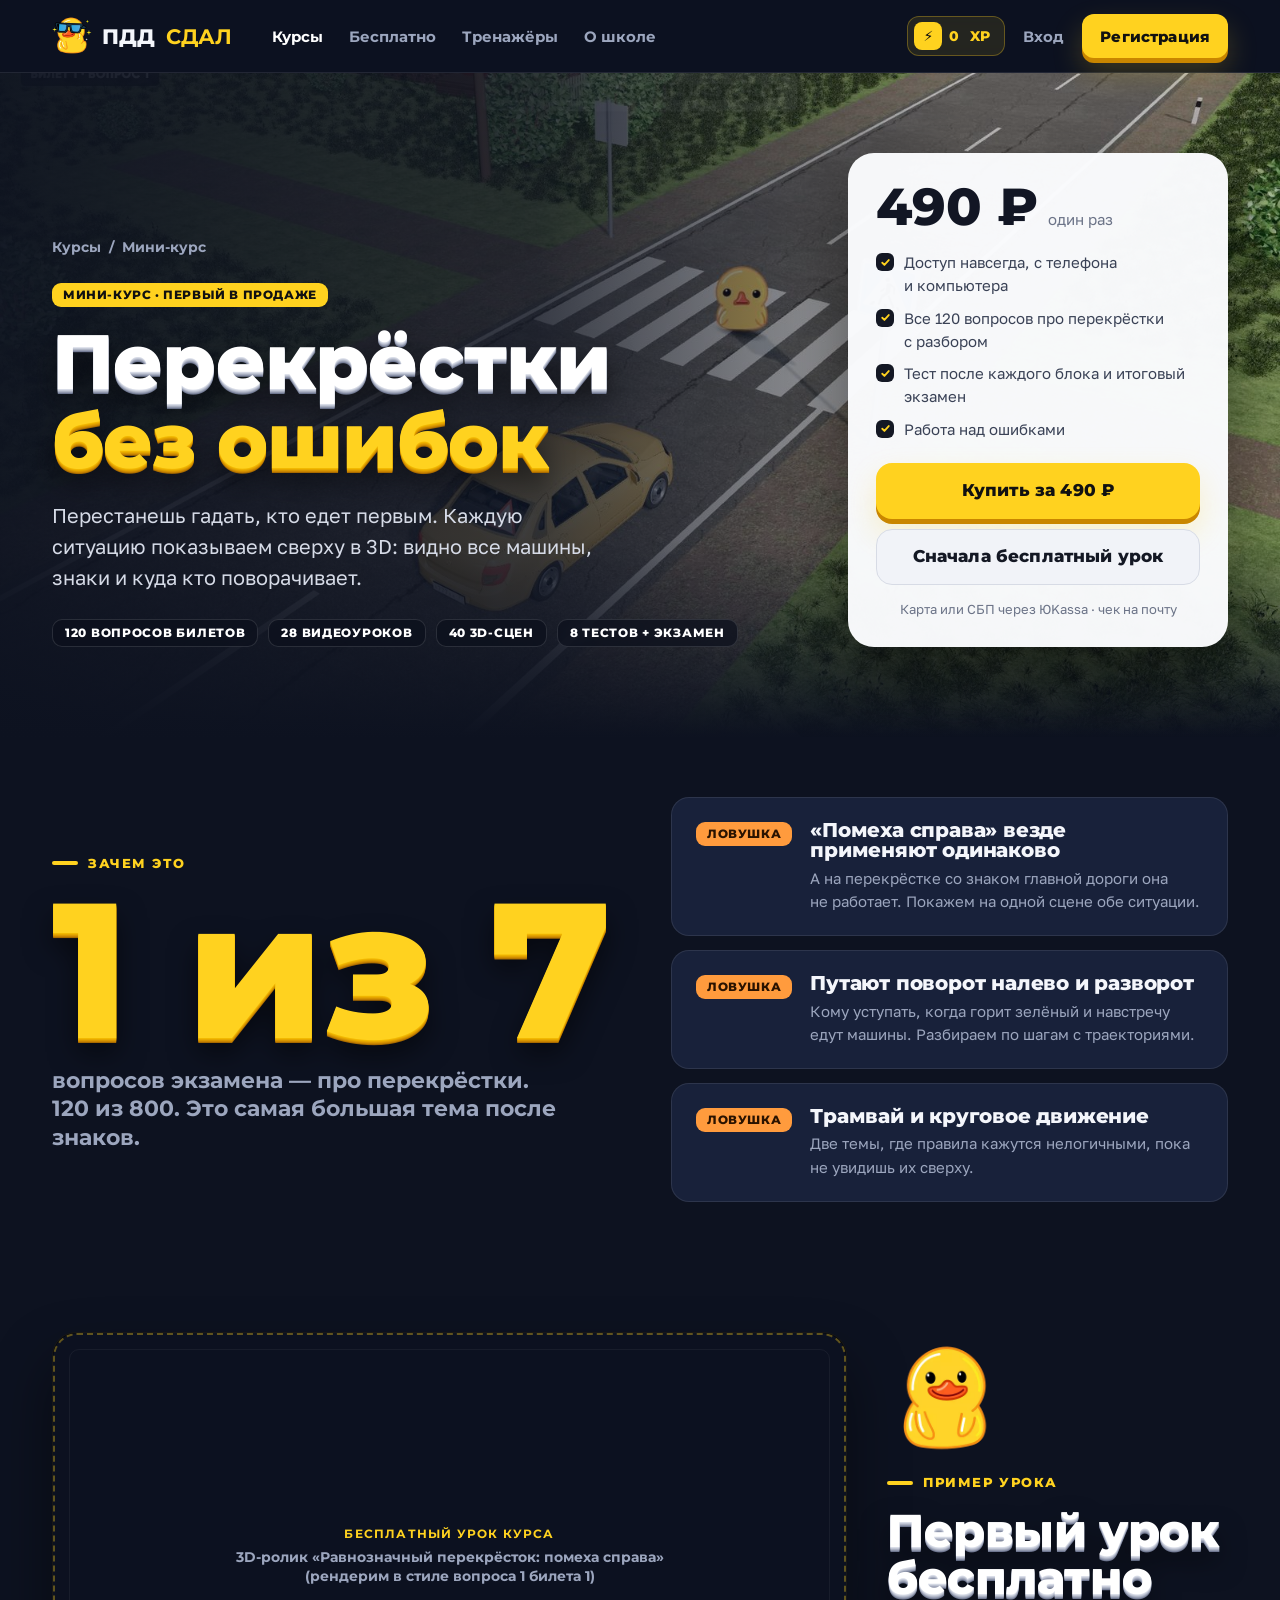
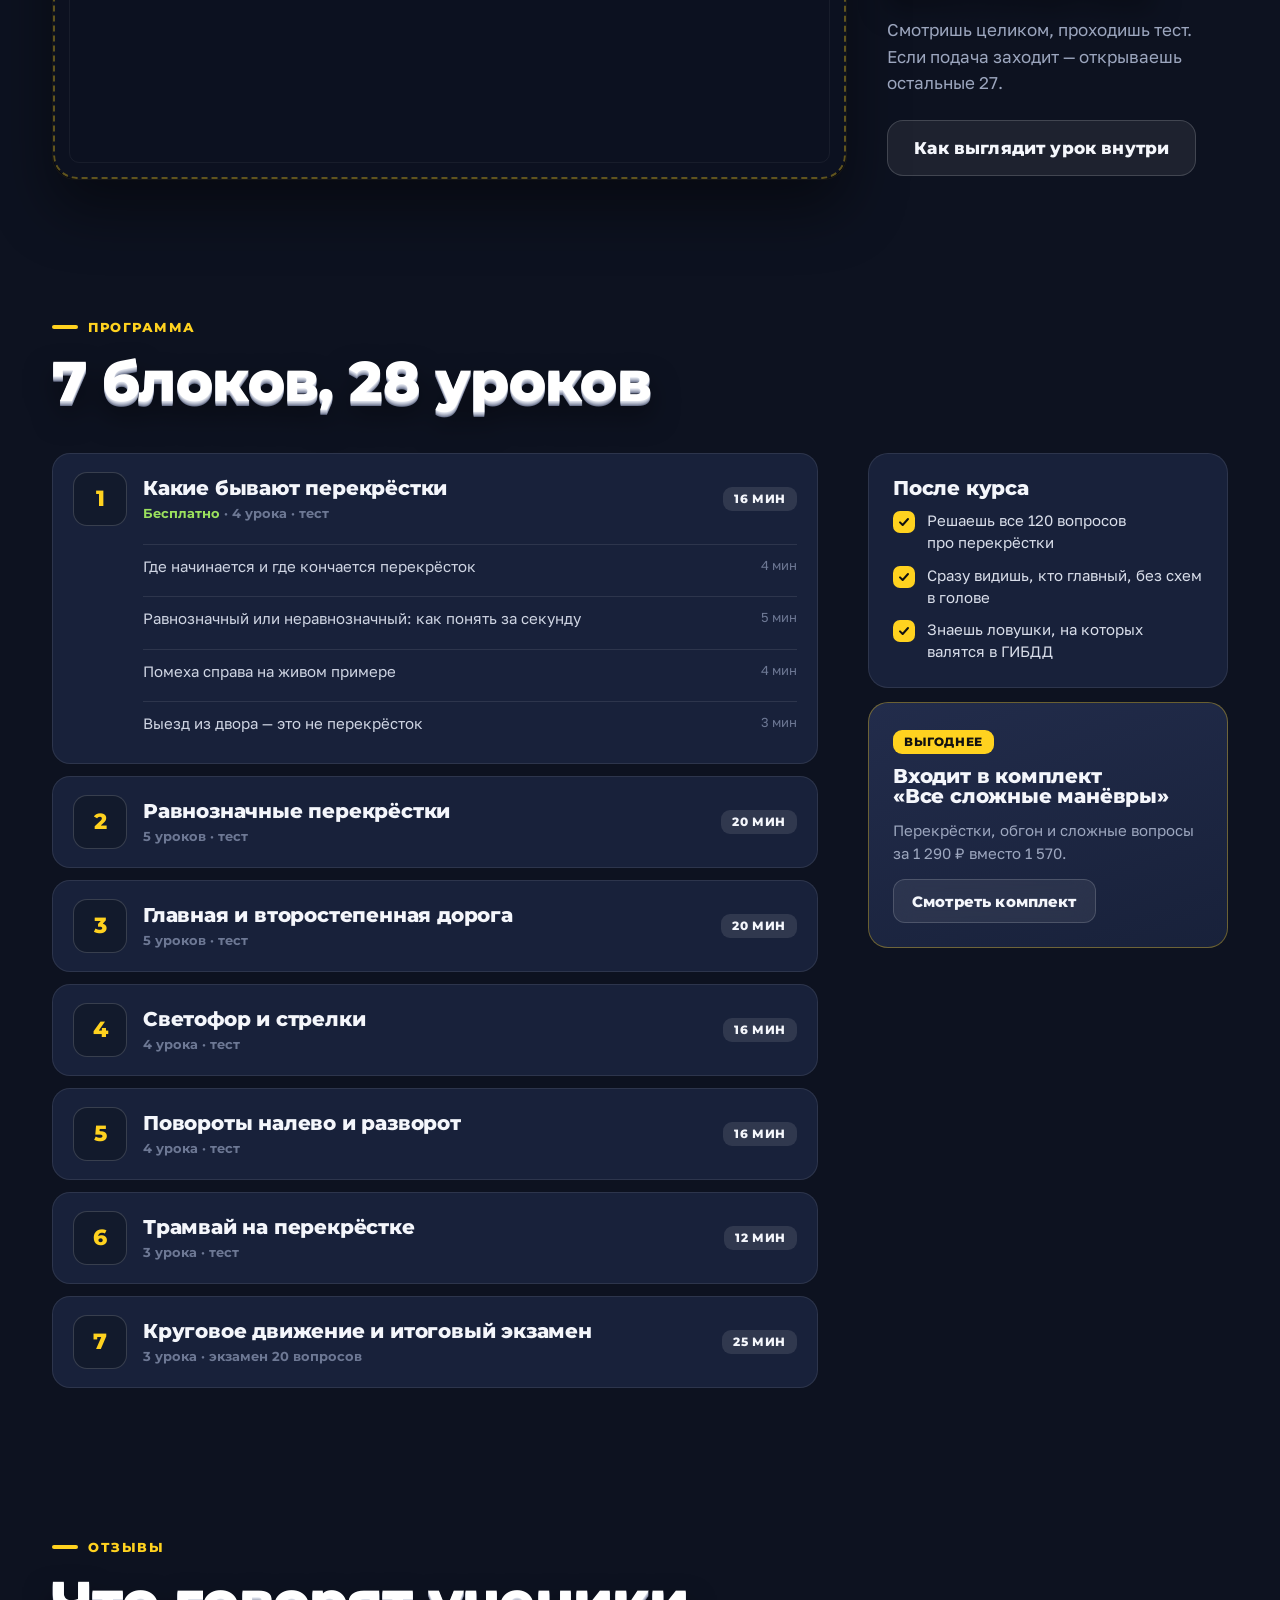
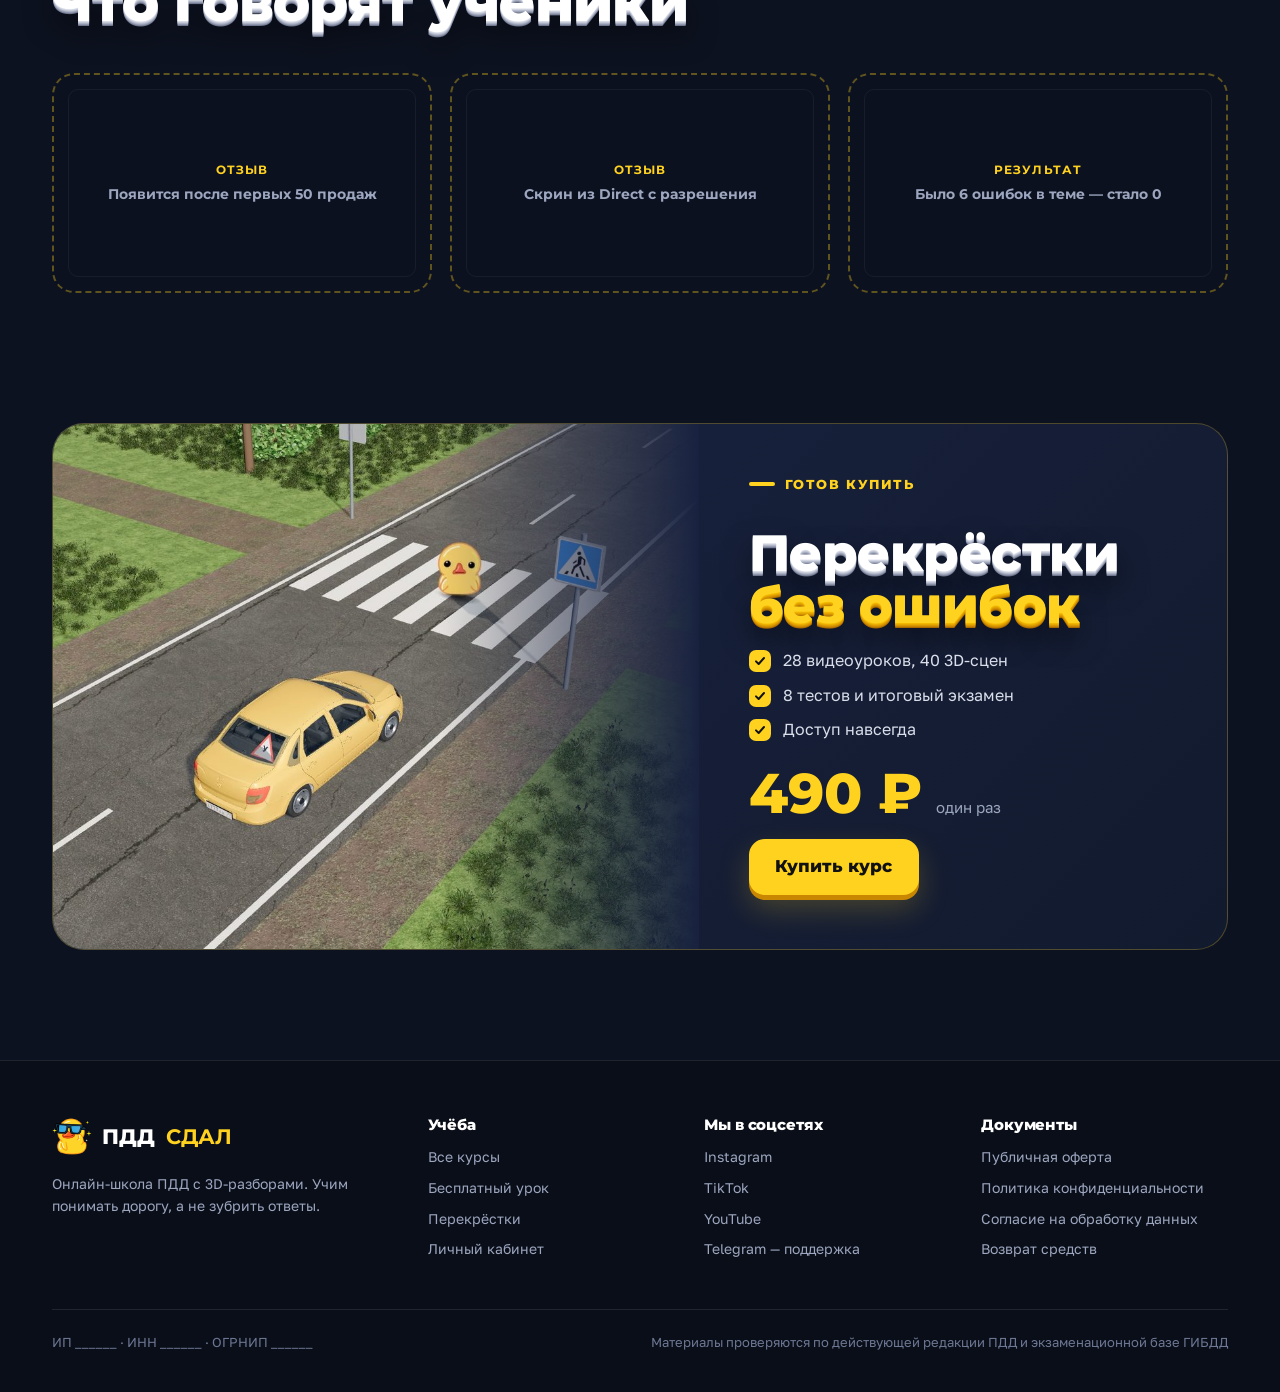
<file: course-intersections.html>
<!doctype html>
<html lang="ru">
<head>
<meta charset="utf-8">
<meta name="viewport" content="width=device-width,initial-scale=1"><meta name="robots" content="noindex,nofollow">
<title>Перекрёстки без ошибок — ПДД СДАЛ</title>
<link rel="preconnect" href="https://fonts.googleapis.com"><link rel="preconnect" href="https://fonts.gstatic.com" crossorigin>
<link href="https://fonts.googleapis.com/css2?family=Golos+Text:wght@400;500;600&family=Montserrat:wght@700;800&display=swap" rel="stylesheet">
<link rel="stylesheet" href="css/app.css">
</head>
<body data-page="courses" class="has-sticky">
<header data-top></header>

<section class="p-hero">
  <div class="p-hero-img"><img src="img/junction-top-full.jpg" alt="Вид сверху: учебная Гранта подъезжает к переходу у примыкания дороги"></div>
  <div class="wrap">
    <div>
      <div class="crumbs"><a href="courses.html">Курсы</a> &nbsp;/&nbsp; Мини-курс</div>
      <span class="tag tag-y">Мини-курс · первый в&nbsp;продаже</span>
      <h1 class="x3d">Перекрёстки <span class="y">без ошибок</span></h1>
      <p class="lead">Перестанешь гадать, кто едет первым. Каждую ситуацию показываем сверху в&nbsp;3D: видно все машины, знаки и&nbsp;куда кто поворачивает.</p>
      <div class="hud-row"><span class="hud">120 вопросов билетов</span><span class="hud">28 видеоуроков</span><span class="hud">40 3D-сцен</span><span class="hud">8 тестов + экзамен</span></div>
    </div>
    <aside class="buy">
      <div class="buy-price"><b>490&nbsp;₽</b><span>один раз</span></div>
      <ul>
        <li>Доступ навсегда, с&nbsp;телефона и&nbsp;компьютера</li>
        <li>Все 120 вопросов про перекрёстки с&nbsp;разбором</li>
        <li>Тест после каждого блока и&nbsp;итоговый экзамен</li>
        <li>Работа над ошибками</li>
      </ul>
      <a class="btn btn-y btn-block" href="register.html">Купить за&nbsp;490&nbsp;₽</a>
      <a class="btn btn-ghost btn-block" href="#free-lesson">Сначала бесплатный урок</a>
      <div class="pay">Карта или СБП через ЮKassa · чек на&nbsp;почту</div>
    </aside>
  </div>
</section>

<section class="sec" style="padding-top:60px">
  <div class="wrap pain">
    <div class="rv">
      <div class="kicker">Зачем это</div>
      <div class="pain-big y3d">1&nbsp;из&nbsp;7</div>
      <div class="pain-big"><small>вопросов экзамена — про перекрёстки. 120 из&nbsp;800. Это самая большая тема после знаков.</small></div>
    </div>
    <div class="pain-list">
      <div class="pain-item rv"><span class="tag tag-o">Ловушка</span><div><h3>«Помеха справа» везде применяют одинаково</h3><p>А&nbsp;на&nbsp;перекрёстке со знаком главной дороги она не&nbsp;работает. Покажем на&nbsp;одной сцене обе ситуации.</p></div></div>
      <div class="pain-item rv" data-d="80"><span class="tag tag-o">Ловушка</span><div><h3>Путают поворот налево и&nbsp;разворот</h3><p>Кому уступать, когда горит зелёный и&nbsp;навстречу едут машины. Разбираем по шагам с&nbsp;траекториями.</p></div></div>
      <div class="pain-item rv" data-d="160"><span class="tag tag-o">Ловушка</span><div><h3>Трамвай и&nbsp;круговое движение</h3><p>Две темы, где правила кажутся нелогичными, пока не&nbsp;увидишь их сверху.</p></div></div>
    </div>
  </div>
</section>

<section class="sec" id="free-lesson" style="padding-top:20px">
  <div class="wrap demo">
    <div class="player rv"><div class="ph" style="aspect-ratio:16/9;border-radius:24px"><div><em>Бесплатный урок курса</em>3D-ролик «Равнозначный перекрёсток: помеха справа»<br>(рендерим в&nbsp;стиле вопроса 1 билета 1)</div></div></div>
    <div class="demo-side rv" data-d="100">
      <img class="demo-duck" data-duck="5480" alt="">
      <div class="kicker">Пример урока</div>
      <h2 class="x3d">Первый урок бесплатно</h2>
      <p>Смотришь целиком, проходишь тест. Если подача заходит — открываешь остальные 27.</p>
      <a class="btn btn-ghost" href="lesson.html">Как выглядит урок внутри</a>
    </div>
  </div>
</section>

<section class="sec" style="padding-top:20px">
  <div class="wrap">
    <div class="sec-h"><div><div class="kicker">Программа</div><h2 class="x3d">7 блоков, 28 уроков</h2></div></div>
    <div class="prog">
      <div>
        <details class="mod" open><summary><span class="mod-n">1</span><div><h3>Какие бывают перекрёстки</h3><small><span class="mod-free">Бесплатно</span> · 4 урока · тест</small></div><span class="tag tag-d">16 мин</span></summary>
          <ol><li>Где начинается и&nbsp;где кончается перекрёсток<span>4 мин</span></li><li>Равнозначный или неравнозначный: как понять за&nbsp;секунду<span>5 мин</span></li><li>Помеха справа на&nbsp;живом примере<span>4 мин</span></li><li>Выезд из&nbsp;двора — это не&nbsp;перекрёсток<span>3 мин</span></li></ol></details>
        <details class="mod"><summary><span class="mod-n">2</span><div><h3>Равнозначные перекрёстки</h3><small>5 уроков · тест</small></div><span class="tag tag-d">20 мин</span></summary>
          <ol><li>Трое на&nbsp;перекрёстке: кто первый<span>4 мин</span></li><li>Поворот налево и&nbsp;встречные<span>4 мин</span></li><li>Разворот на&nbsp;перекрёстке<span>4 мин</span></li><li>Четверо одновременно: договорённость<span>4 мин</span></li><li>Разбор ловушек из&nbsp;билетов<span>4 мин</span></li></ol></details>
        <details class="mod"><summary><span class="mod-n">3</span><div><h3>Главная и&nbsp;второстепенная дорога</h3><small>5 уроков · тест</small></div><span class="tag tag-d">20 мин</span></summary>
          <ol><li>Знаки приоритета<span>4 мин</span></li><li>Главная дорога меняет направление<span>5 мин</span></li><li>Табличка «направление главной»<span>4 мин</span></li><li>Обе машины на&nbsp;второстепенной<span>4 мин</span></li><li>Разбор ловушек<span>3 мин</span></li></ol></details>
        <details class="mod"><summary><span class="mod-n">4</span><div><h3>Светофор и&nbsp;стрелки</h3><small>4 урока · тест</small></div><span class="tag tag-d">16 мин</span></summary>
          <ol><li>Зелёный не&nbsp;значит «можно всё»<span>4 мин</span></li><li>Дополнительная секция<span>4 мин</span></li><li>Светофор против знаков<span>4 мин</span></li><li>Мигающий жёлтый<span>4 мин</span></li></ol></details>
        <details class="mod"><summary><span class="mod-n">5</span><div><h3>Повороты налево и&nbsp;разворот</h3><small>4 урока · тест</small></div><span class="tag tag-d">16 мин</span></summary>
          <ol><li>Траектория поворота<span>4 мин</span></li><li>Кому уступать при повороте<span>4 мин</span></li><li>Разворот: где можно<span>4 мин</span></li><li>Пешеходы на&nbsp;пути поворота<span>4 мин</span></li></ol></details>
        <details class="mod"><summary><span class="mod-n">6</span><div><h3>Трамвай на&nbsp;перекрёстке</h3><small>3 урока · тест</small></div><span class="tag tag-d">12 мин</span></summary>
          <ol><li>Когда трамвай главнее<span>4 мин</span></li><li>Когда трамвай уступает<span>4 мин</span></li><li>Разбор ловушек<span>4 мин</span></li></ol></details>
        <details class="mod"><summary><span class="mod-n">7</span><div><h3>Круговое движение и&nbsp;итоговый экзамен</h3><small>3 урока · экзамен 20 вопросов</small></div><span class="tag tag-d">25 мин</span></summary>
          <ol><li>Въезд на&nbsp;круг<span>4 мин</span></li><li>Выезд и&nbsp;полосы<span>4 мин</span></li><li>Круг со знаками приоритета<span>4 мин</span></li></ol></details>
      </div>
      <div class="prog-side">
        <div class="box"><h3>После курса</h3><ul class="checks"><li>Решаешь все 120 вопросов про перекрёстки</li><li>Сразу видишь, кто главный, без схем в&nbsp;голове</li><li>Знаешь ловушки, на&nbsp;которых валятся в&nbsp;ГИБДД</li></ul></div>
        <div class="box upsell"><span class="tag tag-y">Выгоднее</span><h3 style="margin-top:12px">Входит в&nbsp;комплект «Все сложные манёвры»</h3><p>Перекрёстки, обгон и&nbsp;сложные вопросы за&nbsp;1&nbsp;290&nbsp;₽ вместо 1&nbsp;570.</p><a class="btn btn-ghost btn-sm" href="courses.html">Смотреть комплект</a></div>
      </div>
    </div>
  </div>
</section>

<section class="sec" style="padding-top:20px">
  <div class="wrap">
    <div class="sec-h"><div><div class="kicker">Отзывы</div><h2 class="x3d">Что говорят ученики</h2></div></div>
    <div class="revs">
      <div class="rev"><div class="ph"><div><em>Отзыв</em>Появится после первых 50 продаж</div></div></div>
      <div class="rev"><div class="ph"><div><em>Отзыв</em>Скрин из&nbsp;Direct с&nbsp;разрешения</div></div></div>
      <div class="rev"><div class="ph"><div><em>Результат</em>Было 6 ошибок в&nbsp;теме — стало 0</div></div></div>
    </div>
  </div>
</section>

<section class="sec" style="padding-top:20px">
  <div class="wrap">
    <div class="full">
      <div class="full-img"><img src="img/junction-top.jpg" alt=""></div>
      <div class="full-body">
        <div class="kicker">Готов купить</div>
        <h2 class="x3d">Перекрёстки <span class="y">без ошибок</span></h2>
        <ul class="checks"><li>28 видеоуроков, 40 3D-сцен</li><li>8 тестов и&nbsp;итоговый экзамен</li><li>Доступ навсегда</li></ul>
        <div class="full-price"><b>490&nbsp;₽</b><span>один раз</span></div>
        <div><a class="btn btn-y" href="register.html">Купить курс</a></div>
      </div>
    </div>
  </div>
</section>

<div class="sticky-buy"><div><b>490&nbsp;₽</b><small>доступ навсегда</small></div><a class="btn btn-y" href="register.html">Купить</a></div>
<footer data-foot></footer>
<script src="js/app.js"></script>
</body>
</html>
</file>
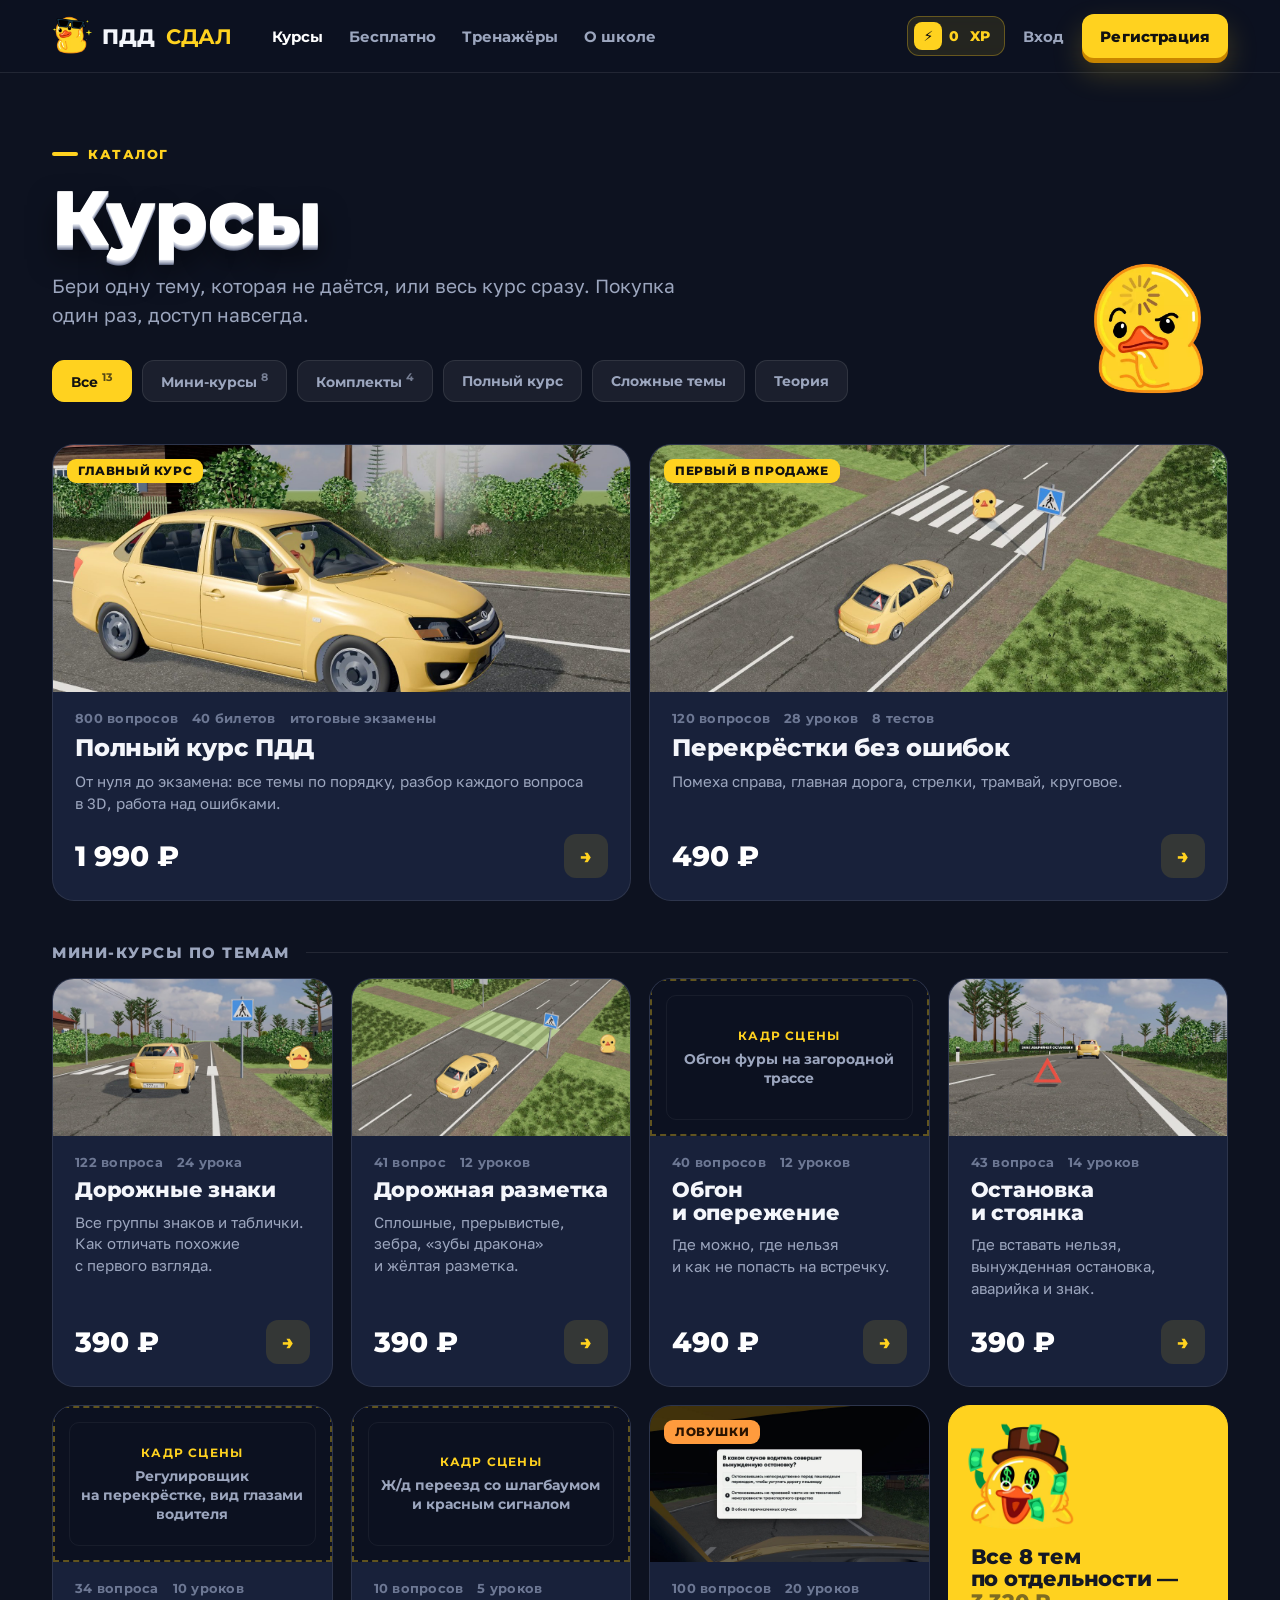
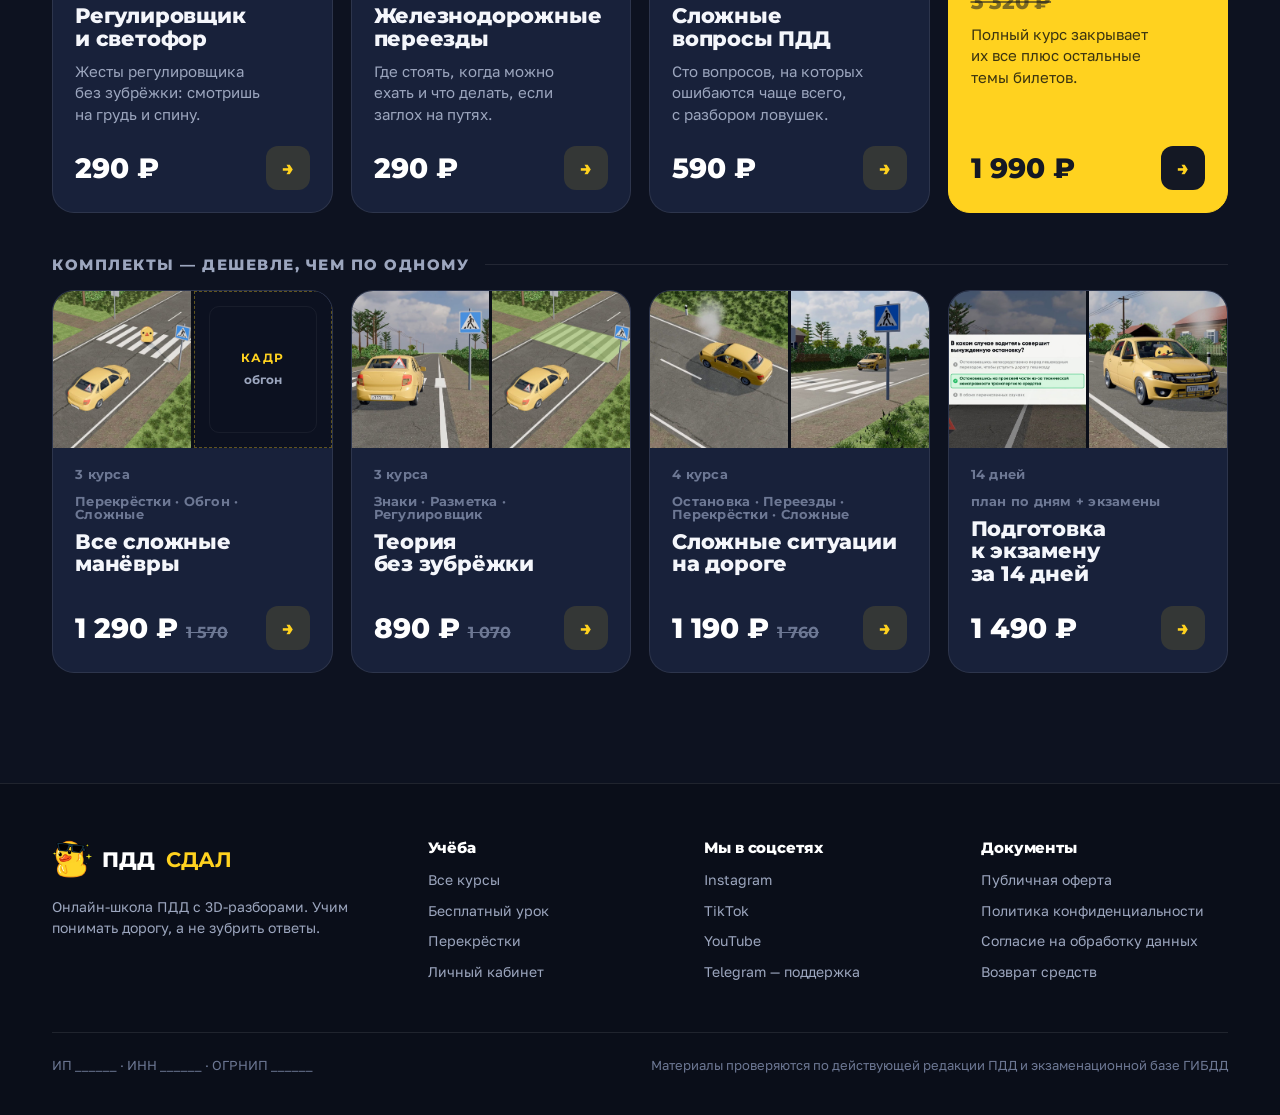
<file: courses.html>
<!doctype html>
<html lang="ru">
<head>
<meta charset="utf-8">
<meta name="viewport" content="width=device-width,initial-scale=1"><meta name="robots" content="noindex,nofollow">
<title>Курсы — ПДД СДАЛ</title>
<link rel="preconnect" href="https://fonts.googleapis.com"><link rel="preconnect" href="https://fonts.gstatic.com" crossorigin>
<link href="https://fonts.googleapis.com/css2?family=Golos+Text:wght@400;500;600&family=Montserrat:wght@700;800&display=swap" rel="stylesheet">
<link rel="stylesheet" href="css/app.css">
</head>
<body data-page="courses">
<header data-top></header>

<div class="wrap">
  <div class="page-h">
    <div class="kicker">Каталог</div>
    <h1 class="x3d">Курсы</h1>
    <p>Бери одну тему, которая не даётся, или весь курс сразу. Покупка один раз, доступ навсегда.</p>
    <img class="page-duck" data-duck="8676" alt="">
    <div class="filters">
      <button class="chip on" data-f="all">Все<sup>13</sup></button>
      <button class="chip" data-f="mini">Мини-курсы<sup>8</sup></button>
      <button class="chip" data-f="pack">Комплекты<sup>4</sup></button>
      <button class="chip" data-f="full">Полный курс</button>
      <button class="chip" data-f="hard">Сложные темы</button>
      <button class="chip" data-f="theory">Теория</button>
    </div>
  </div>

  <div class="cat">
    <a class="cc wide" data-cat="full" href="course-full.html" id="full">
      <div class="cc-img"><img src="img/granta-hero.jpg" alt=""><span class="tag tag-y">Главный курс</span></div>
      <div class="cc-body"><div class="cc-meta"><span>800 вопросов</span><span>40 билетов</span><span>итоговые экзамены</span></div><h3>Полный курс ПДД</h3><p>От&nbsp;нуля до&nbsp;экзамена: все темы по порядку, разбор каждого вопроса в&nbsp;3D, работа над ошибками.</p><div class="cc-foot"><span class="price">1&nbsp;990&nbsp;₽</span><span class="go">→</span></div></div>
    </a>
    <a class="cc wide" data-cat="mini hard" href="course-intersections.html">
      <div class="cc-img"><img src="img/junction-top.jpg" alt=""><span class="tag tag-y">Первый в&nbsp;продаже</span></div>
      <div class="cc-body"><div class="cc-meta"><span>120 вопросов</span><span>28 уроков</span><span>8 тестов</span></div><h3>Перекрёстки без ошибок</h3><p>Помеха справа, главная дорога, стрелки, трамвай, круговое.</p><div class="cc-foot"><span class="price">490&nbsp;₽</span><span class="go">→</span></div></div>
    </a>

    <div class="cat-group" data-cat="mini hard theory">Мини-курсы по темам</div>

    <a class="cc" data-cat="mini theory" href="#">
      <div class="cc-img"><img src="img/granta-rear-sign.jpg" alt=""></div>
      <div class="cc-body"><div class="cc-meta"><span>122 вопроса</span><span>24 урока</span></div><h3>Дорожные знаки</h3><p>Все группы знаков и&nbsp;таблички. Как отличать похожие с&nbsp;первого взгляда.</p><div class="cc-foot"><span class="price">390&nbsp;₽</span><span class="go">→</span></div></div>
    </a>
    <a class="cc" data-cat="mini theory" href="#">
      <div class="cc-img"><img src="img/zebra-top.jpg" alt=""></div>
      <div class="cc-body"><div class="cc-meta"><span>41 вопрос</span><span>12 уроков</span></div><h3>Дорожная разметка</h3><p>Сплошные, прерывистые, зебра, «зубы дракона» и&nbsp;жёлтая разметка.</p><div class="cc-foot"><span class="price">390&nbsp;₽</span><span class="go">→</span></div></div>
    </a>
    <a class="cc" data-cat="mini hard" href="#">
      <div class="cc-img"><div class="ph"><div><em>Кадр сцены</em>Обгон фуры на&nbsp;загородной трассе</div></div></div>
      <div class="cc-body"><div class="cc-meta"><span>40 вопросов</span><span>12 уроков</span></div><h3>Обгон и&nbsp;опережение</h3><p>Где можно, где нельзя и&nbsp;как не&nbsp;попасть на&nbsp;встречку.</p><div class="cc-foot"><span class="price">490&nbsp;₽</span><span class="go">→</span></div></div>
    </a>
    <a class="cc" data-cat="mini" href="lesson.html">
      <div class="cc-img"><img src="img/triangle.jpg" alt=""></div>
      <div class="cc-body"><div class="cc-meta"><span>43 вопроса</span><span>14 уроков</span></div><h3>Остановка и&nbsp;стоянка</h3><p>Где вставать нельзя, вынужденная остановка, аварийка и&nbsp;знак.</p><div class="cc-foot"><span class="price">390&nbsp;₽</span><span class="go">→</span></div></div>
    </a>
    <a class="cc" data-cat="mini hard" href="#">
      <div class="cc-img"><div class="ph"><div><em>Кадр сцены</em>Регулировщик на&nbsp;перекрёстке, вид глазами водителя</div></div></div>
      <div class="cc-body"><div class="cc-meta"><span>34 вопроса</span><span>10 уроков</span></div><h3>Регулировщик и&nbsp;светофор</h3><p>Жесты регулировщика без зубрёжки: смотришь на&nbsp;грудь и&nbsp;спину.</p><div class="cc-foot"><span class="price">290&nbsp;₽</span><span class="go">→</span></div></div>
    </a>
    <a class="cc" data-cat="mini" href="#">
      <div class="cc-img"><div class="ph"><div><em>Кадр сцены</em>Ж/д переезд со шлагбаумом и&nbsp;красным сигналом</div></div></div>
      <div class="cc-body"><div class="cc-meta"><span>10 вопросов</span><span>5 уроков</span></div><h3>Железнодорожные переезды</h3><p>Где стоять, когда можно ехать и&nbsp;что делать, если заглох на&nbsp;путях.</p><div class="cc-foot"><span class="price">290&nbsp;₽</span><span class="go">→</span></div></div>
    </a>
    <a class="cc" data-cat="mini hard" href="#">
      <div class="cc-img"><img src="img/cabin-card.jpg" alt=""><span class="tag tag-o">Ловушки</span></div>
      <div class="cc-body"><div class="cc-meta"><span>100 вопросов</span><span>20 уроков</span></div><h3>Сложные вопросы ПДД</h3><p>Сто вопросов, на&nbsp;которых ошибаются чаще всего, с&nbsp;разбором ловушек.</p><div class="cc-foot"><span class="price">590&nbsp;₽</span><span class="go">→</span></div></div>
    </a>

    <a class="cc promo" data-cat="mini" href="#">
      <div class="cc-body"><img data-duck="24024" alt=""><h3>Все 8 тем по&nbsp;отдельности —<br><s>3&nbsp;320&nbsp;₽</s></h3><p>Полный курс закрывает их все плюс остальные темы билетов.</p><div class="cc-foot"><span class="price">1&nbsp;990&nbsp;₽</span><span class="go">→</span></div></div>
    </a>

    <div class="cat-group" data-cat="pack hard theory">Комплекты — дешевле, чем по&nbsp;одному</div>

    <a class="cc bundle" data-cat="pack hard" href="#">
      <div class="cc-img"><img src="img/junction-top.jpg" alt=""><div class="ph"><div><em>Кадр</em>обгон</div></div></div>
      <div class="cc-body"><div class="cc-meta"><span>3 курса</span><span>Перекрёстки · Обгон · Сложные</span></div><h3>Все сложные манёвры</h3><div class="cc-foot"><span class="price">1&nbsp;290&nbsp;₽<s>1&nbsp;570</s></span><span class="go">→</span></div></div>
    </a>
    <a class="cc bundle" data-cat="pack theory" href="#">
      <div class="cc-img"><img src="img/granta-rear-sign.jpg" alt=""><img src="img/zebra-top.jpg" alt=""></div>
      <div class="cc-body"><div class="cc-meta"><span>3 курса</span><span>Знаки · Разметка · Регулировщик</span></div><h3>Теория без зубрёжки</h3><div class="cc-foot"><span class="price">890&nbsp;₽<s>1&nbsp;070</s></span><span class="go">→</span></div></div>
    </a>
    <a class="cc bundle" data-cat="pack hard" href="#">
      <div class="cc-img"><img src="img/forced-stop-top.jpg" alt=""><img src="img/crosswalk.jpg" alt=""></div>
      <div class="cc-body"><div class="cc-meta"><span>4 курса</span><span>Остановка · Переезды · Перекрёстки · Сложные</span></div><h3>Сложные ситуации на&nbsp;дороге</h3><div class="cc-foot"><span class="price">1&nbsp;190&nbsp;₽<s>1&nbsp;760</s></span><span class="go">→</span></div></div>
    </a>
    <a class="cc bundle" data-cat="pack" href="#">
      <div class="cc-img"><img src="img/answer-card.jpg" alt=""><img src="img/granta-front.jpg" alt=""></div>
      <div class="cc-body"><div class="cc-meta"><span>14 дней</span><span>план по дням + экзамены</span></div><h3>Подготовка к&nbsp;экзамену за&nbsp;14&nbsp;дней</h3><div class="cc-foot"><span class="price">1&nbsp;490&nbsp;₽</span><span class="go">→</span></div></div>
    </a>
  </div>
</div>

<footer data-foot></footer>
<script src="js/app.js"></script>
</body>
</html>
</file>
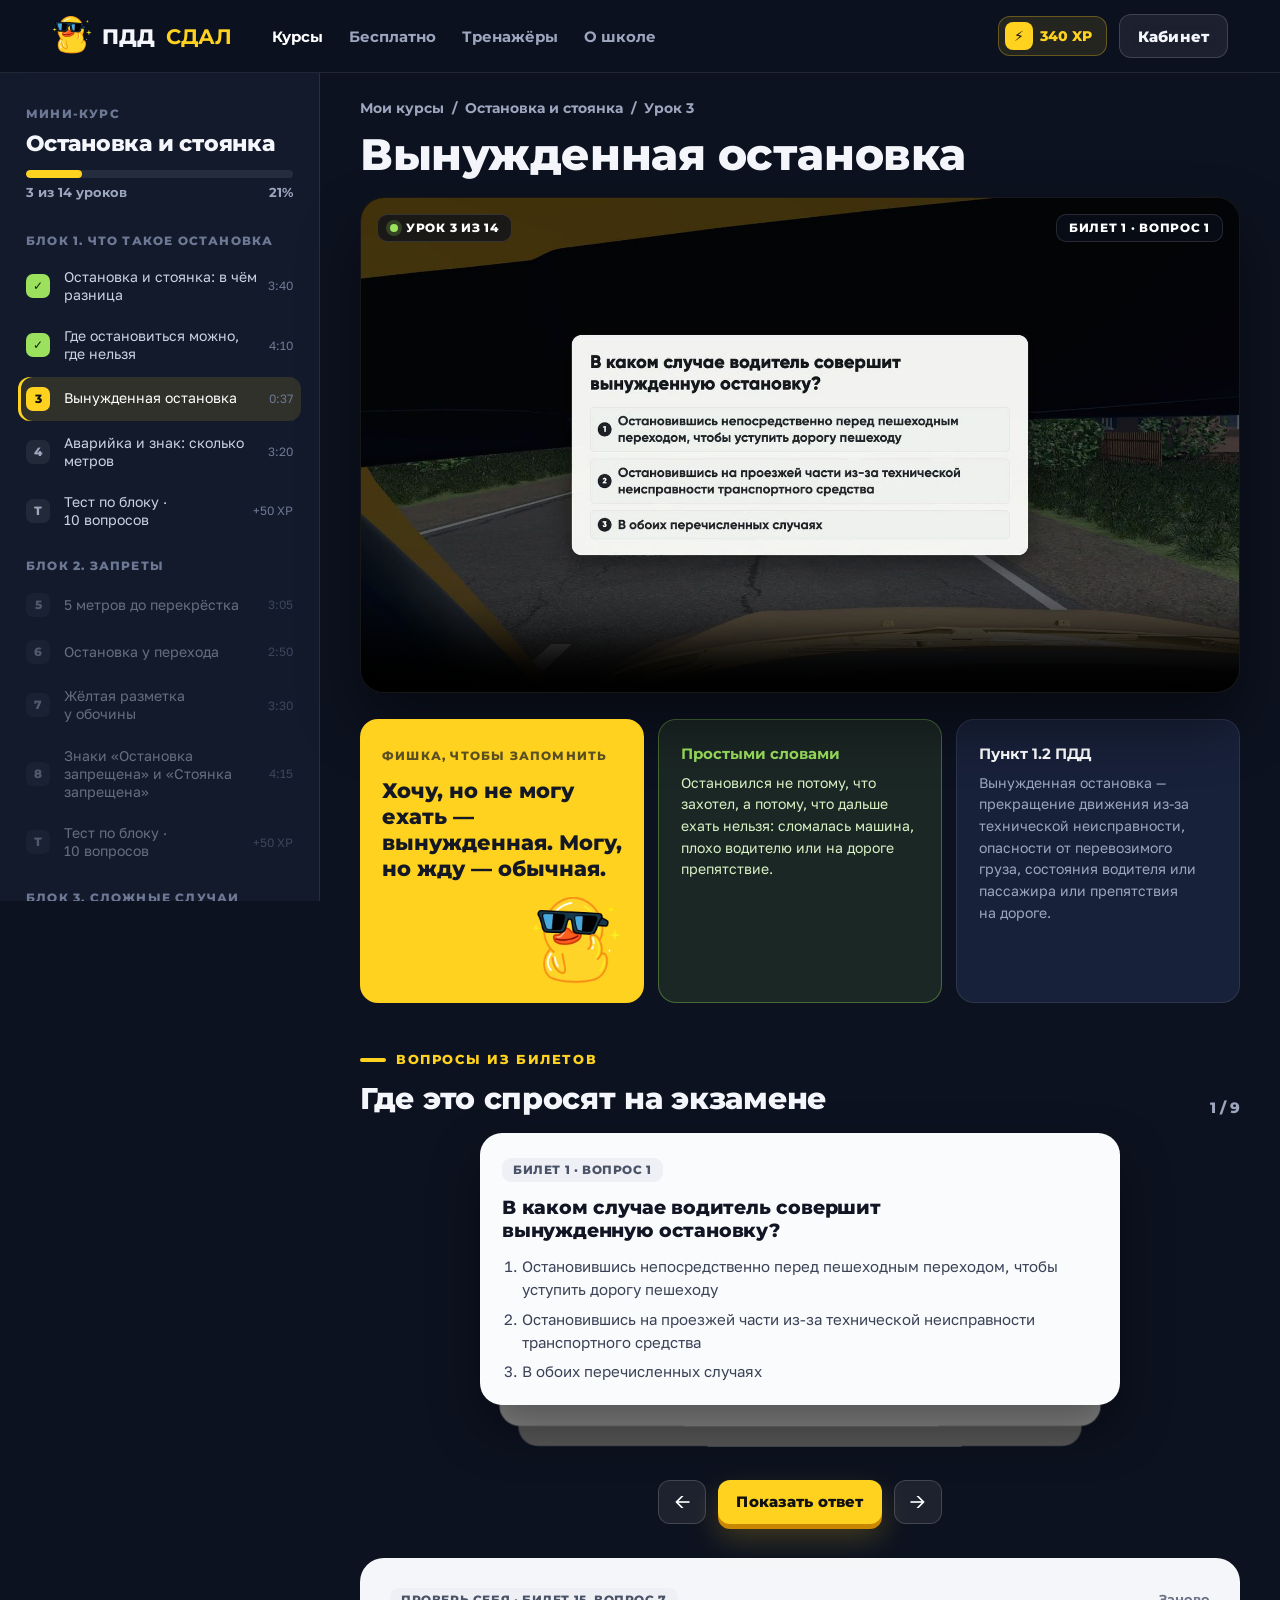
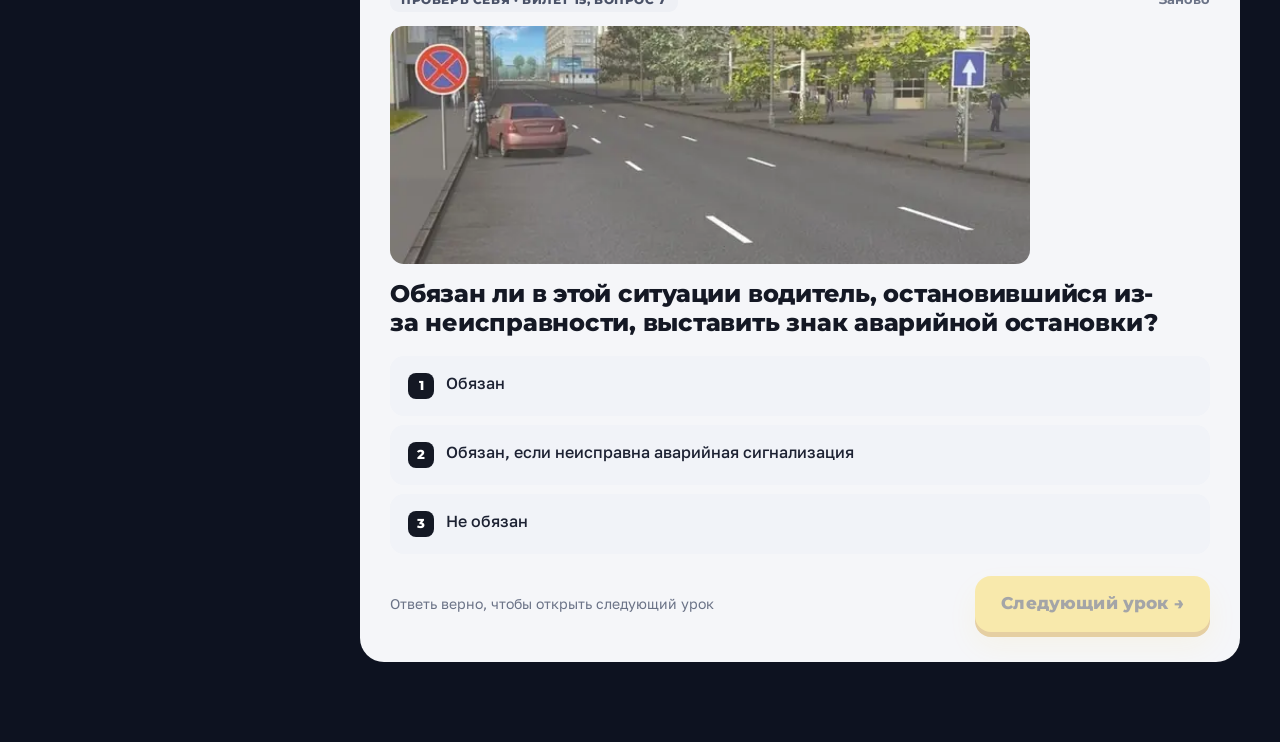
<file: lesson.html>
<!doctype html>
<html lang="ru">
<head>
<meta charset="utf-8">
<meta name="viewport" content="width=device-width,initial-scale=1"><meta name="robots" content="noindex,nofollow">
<title>Урок 3. Вынужденная остановка — ПДД СДАЛ</title>
<link rel="preconnect" href="https://fonts.googleapis.com"><link rel="preconnect" href="https://fonts.gstatic.com" crossorigin>
<link href="https://fonts.googleapis.com/css2?family=Golos+Text:wght@400;500;600&family=Montserrat:wght@700;800&display=swap" rel="stylesheet">
<link rel="stylesheet" href="css/app.css">
</head>
<body data-page="courses" data-user="1">
<header data-top></header>

<div class="lesson-app">
  <aside class="side">
    <div class="side-h">
      <small>Мини-курс</small>
      <h2>Остановка и&nbsp;стоянка</h2>
      <div class="bar"><i style="width:21%"></i></div>
      <div class="bar-l"><span>3 из&nbsp;14 уроков</span><span>21%</span></div>
    </div>
    <ul class="les">
      <li class="les-mod">Блок 1. Что такое остановка</li>
      <li><a class="done" href="#"><span class="st">✓</span>Остановка и&nbsp;стоянка: в&nbsp;чём разница<em>3:40</em></a></li>
      <li><a class="done" href="#"><span class="st">✓</span>Где остановиться можно, где нельзя<em>4:10</em></a></li>
      <li><a class="on" href="#"><span class="st">3</span>Вынужденная остановка<em>0:37</em></a></li>
      <li><a href="#"><span class="st">4</span>Аварийка и&nbsp;знак: сколько метров<em>3:20</em></a></li>
      <li><a href="#"><span class="st">Т</span>Тест по блоку · 10 вопросов<em>+50 XP</em></a></li>
      <li class="les-mod">Блок 2. Запреты</li>
      <li><a class="lock" href="#"><span class="st">5</span>5 метров до&nbsp;перекрёстка<em>3:05</em></a></li>
      <li><a class="lock" href="#"><span class="st">6</span>Остановка у&nbsp;перехода<em>2:50</em></a></li>
      <li><a class="lock" href="#"><span class="st">7</span>Жёлтая разметка у&nbsp;обочины<em>3:30</em></a></li>
      <li><a class="lock" href="#"><span class="st">8</span>Знаки «Остановка запрещена» и&nbsp;«Стоянка запрещена»<em>4:15</em></a></li>
      <li><a class="lock" href="#"><span class="st">Т</span>Тест по блоку · 10 вопросов<em>+50 XP</em></a></li>
      <li class="les-mod">Блок 3. Сложные случаи</li>
      <li><a class="lock" href="#"><span class="st">9</span>Остановка на&nbsp;мосту и&nbsp;в&nbsp;тоннеле<em>3:00</em></a></li>
      <li><a class="lock" href="#"><span class="st">10</span>Стоянка вне населённого пункта<em>2:40</em></a></li>
      <li><a class="lock" href="#"><span class="st">11</span>Стоянка для отдыха и&nbsp;ночлега<em>2:20</em></a></li>
      <li><a class="lock" href="#"><span class="st">Э</span>Итоговый экзамен · 20 вопросов<em>+150 XP</em></a></li>
    </ul>
  </aside>

  <main class="main">
    <div class="l-top">
      <div class="crumbs"><a href="account.html">Мои курсы</a> &nbsp;/&nbsp; Остановка и&nbsp;стоянка &nbsp;/&nbsp; Урок 3</div>
      <button class="btn btn-ghost btn-sm m-prog">☰ Программа курса</button>
    </div>
    <h1 class="l-title">Вынужденная остановка</h1>

    <div class="player l-player">
      <video src="video/q01.mp4" poster="img/cabin-card-full.jpg" controls playsinline preload="metadata"></video>
      <span class="hud"><i></i>Урок 3 из&nbsp;14</span>
      <span class="hud r" style="position:absolute;top:16px">Билет 1 · Вопрос 1</span>
    </div>

    <div class="notes">
      <div class="fishka"><small>Фишка, чтобы запомнить</small><p>Хочу, но&nbsp;не&nbsp;могу ехать — вынужденная. Могу, но&nbsp;жду — обычная.</p><img data-duck="10669" alt=""></div>
      <div class="rule rule-g"><b>Простыми словами</b>Остановился не&nbsp;потому, что захотел, а&nbsp;потому, что дальше ехать нельзя: сломалась машина, плохо водителю или на&nbsp;дороге препятствие.</div>
      <div class="rule"><b>Пункт 1.2 ПДД</b>Вынужденная остановка — прекращение движения из-за технической неисправности, опасности от&nbsp;перевозимого груза, состояния водителя или пассажира или препятствия на&nbsp;дороге.</div>
    </div>

    <section class="deck-sec">
      <div class="deck-h"><div><div class="kicker">Вопросы из&nbsp;билетов</div><h2>Где это спросят на&nbsp;экзамене</h2></div><span class="deck-count" data-deck-count></span></div>
      <div class="deck" data-deck="1-1,15-7,17-7,20-7,28-7,35-7,39-16,16-1,34-7"></div>
      <div class="deck-nav"><button class="deck-arr" data-deck-prev aria-label="Предыдущий">←</button><button class="btn btn-y btn-sm" data-deck-flip>Показать ответ</button><button class="deck-arr" data-deck-next aria-label="Следующий">→</button></div>
    </section>

    <div class="quiz" data-lesson-quiz data-c="0">
      <div class="quiz-h"><span class="tag tag-d">Проверь себя · билет 15, вопрос 7</span><button class="reset">Заново</button></div>
      <img class="exam-img" src="img/exam/ea1e6f2135d6811e8e38a370d6a2d5ed.jpg" alt="Ситуация из билета: машина остановилась на дороге">
      <h3>Обязан&nbsp;ли в&nbsp;этой ситуации водитель, остановившийся из-за неисправности, выставить знак аварийной остановки?</h3>
      <div class="opts">
        <button class="opt" data-why="<b>Точно.</b> Встал из-за поломки там, где стоять нельзя: включаешь аварийку и&nbsp;выставляешь знак. Знак ставят всегда, даже если аварийка работает. Пункты 7.1 и&nbsp;7.2 ПДД."><span class="n">1</span>Обязан</button>
        <button class="opt" data-why="<b>Ловушка.</b> Знак не&nbsp;замена аварийке, а&nbsp;добавка к&nbsp;ней. Ставишь его в&nbsp;любом случае, работает аварийка или нет."><span class="n">2</span>Обязан, если неисправна аварийная сигнализация</button>
        <button class="opt" data-why="<b>Нет.</b> Машина встала на&nbsp;проезжей части из-за поломки. Сзади её могут не&nbsp;заметить, поэтому знак обязателен."><span class="n">3</span>Не обязан</button>
      </div>
      <div class="why"></div>
      <div class="next"><small data-next-note>Ответь верно, чтобы открыть следующий урок</small><a class="btn btn-y" data-next aria-disabled="true" href="#">Следующий урок →</a></div>
    </div>
  </main>
</div>
<script src="js/q.js"></script>
<script src="js/app.js"></script>
</body>
</html>
</file>
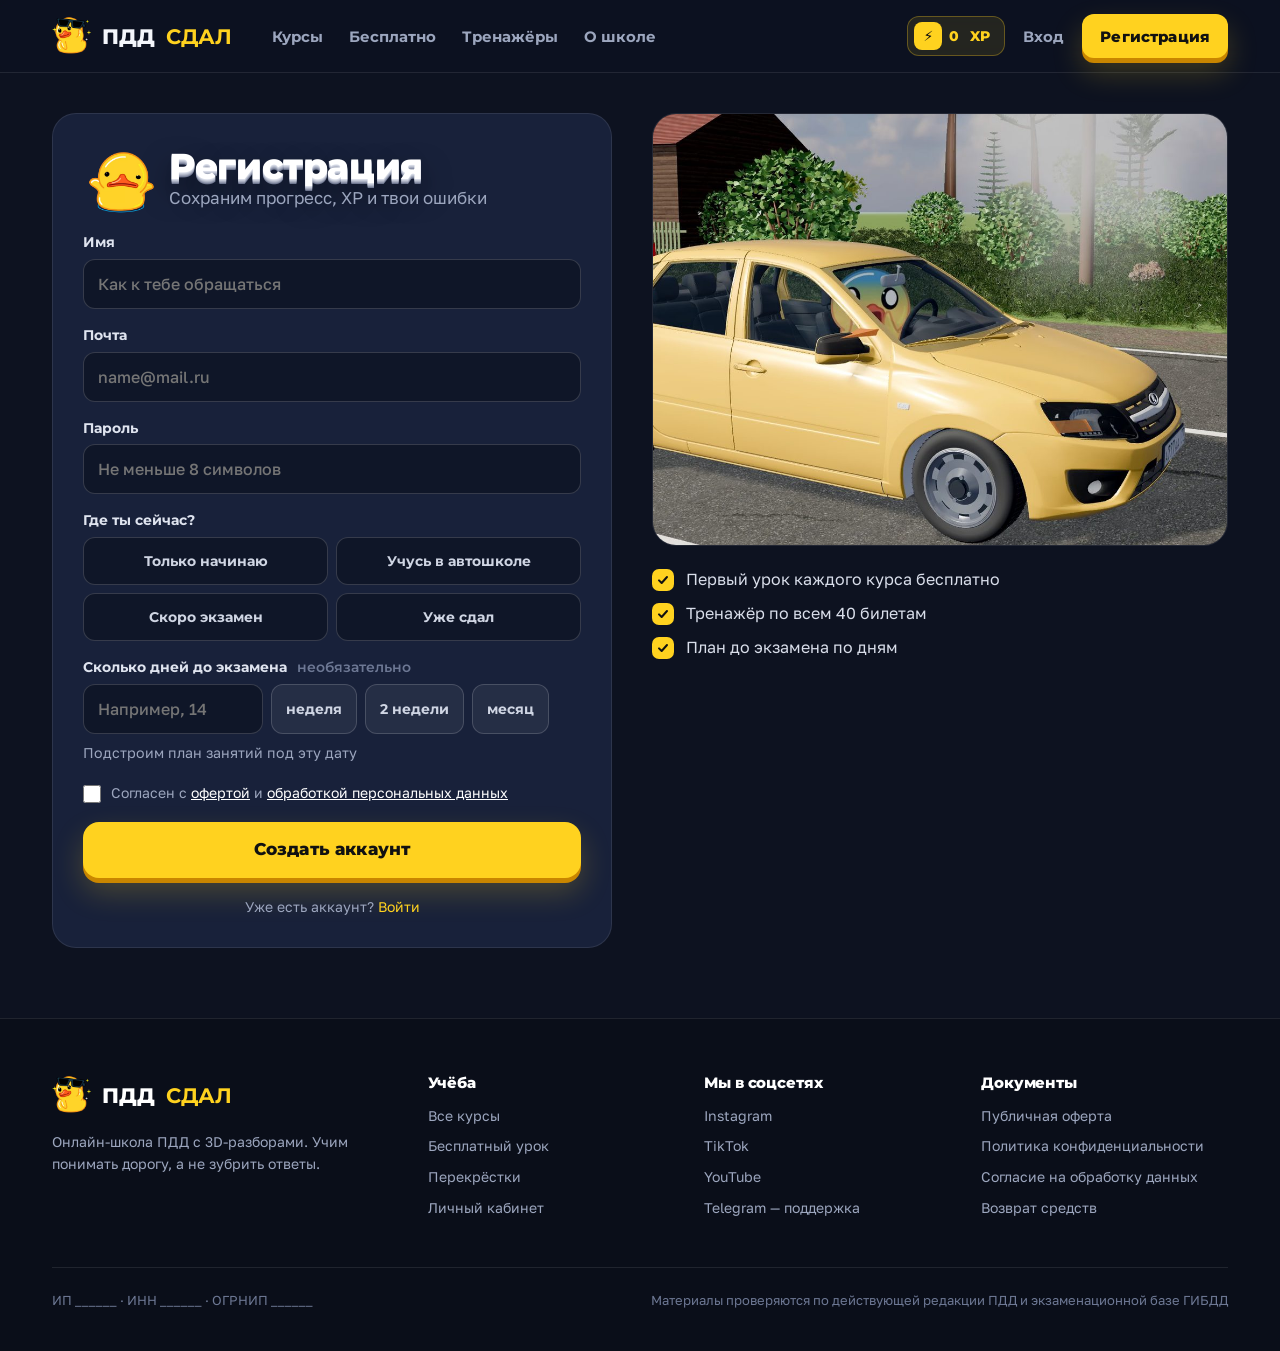
<file: register.html>
<!doctype html>
<html lang="ru">
<head>
<meta charset="utf-8">
<meta name="viewport" content="width=device-width,initial-scale=1"><meta name="robots" content="noindex,nofollow">
<title>Личный кабинет — ПДД СДАЛ</title>
<link rel="preconnect" href="https://fonts.googleapis.com"><link rel="preconnect" href="https://fonts.gstatic.com" crossorigin>
<link href="https://fonts.googleapis.com/css2?family=Golos+Text:wght@400;500;600&family=Montserrat:wght@700;800&display=swap" rel="stylesheet">
<link rel="stylesheet" href="css/app.css">
</head>
<body data-page="reg">
<header data-top></header>

<section class="reg">
  <div class="wrap reg-grid">
    <form class="reg-card" data-reg novalidate>
      <div class="reg-h"><img data-duck="5773" alt=""><div><h1 class="x3d">Регистрация</h1><p class="muted">Сохраним прогресс, XP и&nbsp;твои ошибки</p></div></div>

      <label class="fld"><span>Имя</span><input name="name" autocomplete="given-name" placeholder="Как к&nbsp;тебе обращаться"></label>
      <label class="fld"><span>Почта</span><input name="email" type="email" autocomplete="email" placeholder="name@mail.ru" required></label>
      <label class="fld"><span>Пароль</span><input name="pass" type="password" autocomplete="new-password" placeholder="Не&nbsp;меньше 8 символов" required minlength="8"></label>

      <fieldset class="fld">
        <span>Где ты сейчас?</span>
        <div class="seg" data-stage>
          <label><input type="radio" name="stage" value="start"><b>Только начинаю</b></label>
          <label><input type="radio" name="stage" value="school"><b>Учусь в&nbsp;автошколе</b></label>
          <label><input type="radio" name="stage" value="soon"><b>Скоро экзамен</b></label>
          <label><input type="radio" name="stage" value="passed"><b>Уже сдал</b></label>
        </div>
      </fieldset>

      <div class="fld" data-days>
        <span>Сколько дней до&nbsp;экзамена <em>необязательно</em></span>
        <div class="days">
          <input name="days" type="number" min="1" max="365" inputmode="numeric" placeholder="Например, 14">
          <button type="button" data-d="7">неделя</button><button type="button" data-d="14">2 недели</button><button type="button" data-d="30">месяц</button>
        </div>
        <small class="muted">Подстроим план занятий под&nbsp;эту дату</small>
      </div>

      <label class="agree"><input type="checkbox" name="agree" required><span>Согласен с&nbsp;<a href="#">офертой</a> и&nbsp;<a href="#">обработкой персональных данных</a></span></label>
      <div class="reg-err" data-err></div>
      <button class="btn btn-y btn-block" type="submit">Создать аккаунт</button>
      <p class="reg-alt">Уже есть аккаунт? <a href="account.html">Войти</a></p>
    </form>

    <aside class="reg-side">
      <div class="reg-img"><img src="img/granta-side.jpg" alt="Учебная Гранта"></div>
      <ul class="checks">
        <li>Первый урок каждого курса бесплатно</li>
        <li>Тренажёр по&nbsp;всем 40 билетам</li>
        <li>План до&nbsp;экзамена по&nbsp;дням</li>
      </ul>
    </aside>
  </div>
</section>

<footer data-foot></footer>
<script src="js/app.js"></script>
</body>
</html>
</file>
<file: css/app.css>
:root{
  --bg:#0D1220;
  --bg2:#121A2C;
  --card:#18213A;
  --card2:#1F2A47;
  --line:rgba(255,255,255,.09);
  --line2:rgba(255,255,255,.16);
  --text:#F4F6FB;
  --muted:#9CA6BE;
  --dim:#6D7894;
  --y:#FFD21F;
  --y2:#FFB800;
  --y3:#C98600;
  --green:#9BE15D;
  --orange:#FF9B3D;
  --red:#FF5A4E;
  --r:22px;
  --r-sm:14px;
  --display:"Montserrat","Golos Text",system-ui,sans-serif;
  --body:"Golos Text",system-ui,-apple-system,sans-serif;
  --wrap:1240px;
}
*{box-sizing:border-box;margin:0;padding:0}
html{-webkit-text-size-adjust:100%}
body{background:var(--bg);color:var(--text);font:400 17px/1.55 var(--body);overflow-x:hidden;-webkit-font-smoothing:antialiased}
img,video{display:block;max-width:100%}
a{color:inherit;text-decoration:none}
button{font:inherit;color:inherit;background:none;border:0;cursor:pointer}
h1,h2,h3,h4{font-family:var(--display);font-weight:800;line-height:1.02;letter-spacing:-.01em;text-wrap:balance}
p{text-wrap:pretty}
.nw{white-space:nowrap}
.wrap{max-width:var(--wrap);margin:0 auto;padding:0 32px}
.muted{color:var(--muted)}

/* объёмный заголовок, как обложки рилсов */
.x3d{color:#fff;text-shadow:0 1px 0 #d9dde8,0 2px 0 #c3c8d6,0 3px 0 #aab0c2,0 4px 0 #8f96ab,0 5px 0 #6f7790,0 14px 28px rgba(0,0,0,.55)}
.x3d .y,.y3d{color:var(--y);text-shadow:0 1px 0 #f2b800,0 2px 0 #e6a700,0 3px 0 #d89600,0 4px 0 #c88400,0 5px 0 #a86a00,0 14px 28px rgba(0,0,0,.55)}

/* полоса разметки */
.dash{height:4px;background:repeating-linear-gradient(90deg,var(--y) 0 34px,transparent 34px 58px);opacity:.9;border-radius:2px}

/* знак «У» */
.u-sign{display:inline-grid;place-items:center;width:44px;height:40px;position:relative;flex:none}
.u-sign svg{width:100%;height:100%}

/* кнопки */
.btn{display:inline-flex;align-items:center;justify-content:center;gap:10px;height:56px;padding:0 26px;border-radius:16px;font:800 17px/1 var(--display);letter-spacing:.01em;transition:transform .15s,background .15s,box-shadow .15s;white-space:nowrap}
.btn-y{background:var(--y);color:#111;box-shadow:0 5px 0 var(--y3),0 14px 30px rgba(255,210,31,.22)}
.btn-y:hover{transform:translateY(-2px);box-shadow:0 7px 0 var(--y3),0 18px 34px rgba(255,210,31,.3)}
.btn-y:active{transform:translateY(3px);box-shadow:0 2px 0 var(--y3)}
.btn-ghost{background:rgba(255,255,255,.07);border:1.5px solid var(--line2);backdrop-filter:blur(10px)}
.btn-ghost:hover{background:rgba(255,255,255,.13)}
.btn-sm{height:44px;padding:0 18px;font-size:15px;border-radius:12px}
.btn-block{width:100%}

/* HUD-плашки поверх кадров */
.hud{display:inline-flex;align-items:center;gap:8px;padding:7px 12px;border-radius:10px;background:rgba(12,16,28,.72);backdrop-filter:blur(8px);border:1px solid rgba(255,255,255,.12);font:800 12px/1 var(--display);letter-spacing:.06em;text-transform:uppercase;color:#fff}
.hud i{width:8px;height:8px;border-radius:50%;background:var(--green);box-shadow:0 0 0 4px rgba(155,225,93,.2)}
.tag{display:inline-flex;align-items:center;gap:6px;padding:6px 11px;border-radius:9px;font:800 12px/1 var(--display);letter-spacing:.05em;text-transform:uppercase}
.tag-y{background:var(--y);color:#111}
.tag-g{background:var(--green);color:#10200a}
.tag-o{background:var(--orange);color:#2a1300}
.tag-d{background:rgba(255,255,255,.1);color:var(--text)}

/* шапка */
.top{position:sticky;top:0;z-index:50;background:rgba(13,18,32,.82);backdrop-filter:blur(14px) saturate(1.3);border-bottom:1px solid var(--line)}
.top .wrap{display:flex;align-items:center;gap:28px;height:72px}
.logo{display:flex;align-items:center;gap:10px;font:800 21px/1 var(--display);letter-spacing:.01em}
.logo img{width:40px;height:40px}
.logo b{color:var(--y)}
.nav{display:flex;gap:26px;margin-left:12px;font:700 15px/1 var(--display)}
.nav a{color:var(--muted);transition:color .15s}
.nav a:hover,.nav a.on{color:#fff}
.top-r{margin-left:auto;display:flex;align-items:center;gap:12px}
.xp{display:inline-flex;align-items:center;gap:7px;height:40px;padding:0 14px 0 6px;border-radius:12px;background:rgba(255,210,31,.1);border:1px solid rgba(255,210,31,.3);font:800 14px/1 var(--display);color:var(--y)}
.xp b{display:grid;place-items:center;width:28px;height:28px;border-radius:8px;background:var(--y);color:#111;font-size:14px}
.login{font:700 15px/1 var(--display);color:var(--muted);padding:0 6px}
.burger{display:none;width:44px;height:44px;border-radius:12px;background:rgba(255,255,255,.07);place-items:center}
.burger span,.burger span:before,.burger span:after{display:block;width:18px;height:2px;background:#fff;border-radius:2px;position:relative}
.burger span:before,.burger span:after{content:"";position:absolute;left:0}
.burger span:before{top:-6px}.burger span:after{top:6px}
.mnav{display:none}

/* секции */
section{position:relative}
.sec{padding:110px 0}
.sec-h{display:flex;align-items:end;justify-content:space-between;gap:24px;margin-bottom:44px}
.sec-h h2{font-size:clamp(34px,4.4vw,58px)}
.kicker{display:inline-flex;align-items:center;gap:10px;font:800 13px/1 var(--display);letter-spacing:.12em;text-transform:uppercase;color:var(--y);margin-bottom:18px}
.kicker:before{content:"";width:26px;height:4px;border-radius:2px;background:var(--y)}

/* ---------- главная: герой ---------- */
.hero{padding:54px 0 40px}
.hero-head{display:grid;grid-template-columns:1.25fr .75fr;gap:40px;align-items:end;margin-bottom:34px;position:relative}
.hero h1{font-size:clamp(46px,6.6vw,96px);line-height:.96}
.hero-lead{font-size:19px;line-height:1.5;color:#cfd5e3;margin-bottom:26px}
.hero-cta{display:flex;gap:12px;flex-wrap:wrap}
.hero-meta{display:flex;gap:10px;flex-wrap:wrap;margin-bottom:22px}
.screen{position:relative;border-radius:30px;overflow:hidden;width:100%;height:clamp(640px,46vw,680px);background:#0b0f1a;border:1px solid var(--line2);box-shadow:0 40px 90px rgba(0,0,0,.55)}
.screen-bg{position:absolute;inset:0}
.screen-bg img{position:absolute;inset:0;width:100%;height:100%;object-fit:cover;transition:opacity .6s ease}
.screen-bg img.off{opacity:0}
.screen:after{content:"";position:absolute;inset:0;background:linear-gradient(90deg,transparent 45%,rgba(11,15,26,.55) 100%);pointer-events:none}
.screen-hud{position:absolute;z-index:2;left:20px;top:20px;display:flex;gap:8px;flex-wrap:wrap}
.screen-cap{position:absolute;z-index:2;left:20px;bottom:20px;max-width:46%;font:800 15px/1.3 var(--display);color:#fff;text-shadow:0 2px 10px rgba(0,0,0,.6)}
.screen .trainer{position:absolute;z-index:3;right:22px;top:22px;max-height:calc(100% - 44px);overflow:auto}
.hero-duck{position:absolute;right:0;top:-14px;width:120px;filter:drop-shadow(0 10px 18px rgba(0,0,0,.45))}

/* тренажёр в первом экране */
.trainer{width:440px;background:rgba(250,251,253,.97);color:#141824;border-radius:24px;padding:24px;box-shadow:0 30px 70px rgba(0,0,0,.5);position:relative}
.trainer-top{display:flex;align-items:center;justify-content:space-between;margin-bottom:14px}
.trainer-top .tag-d{background:#eef0f5;color:#4a5268}
.trainer h3{font-size:22px;line-height:1.2;margin-bottom:16px;color:#121624}
.opts{display:grid;gap:9px}
.opt{display:flex;gap:12px;align-items:flex-start;text-align:left;width:100%;padding:13px 14px;border-radius:14px;background:#f1f3f8;border:2px solid transparent;font:500 15px/1.35 var(--body);color:#1d2233;transition:background .15s,border-color .15s,transform .1s}
.opt:hover{background:#e7eaf2}
.opt:active{transform:scale(.99)}
.opt .n{flex:none;display:grid;place-items:center;width:26px;height:26px;border-radius:8px;background:#141824;color:#fff;font:800 13px/1 var(--display)}
.opt.ok{background:#eaf8dc;border-color:#7cc93c}
.opt.ok .n{background:#4f9e18}
.opt.bad{background:#ffe9e6;border-color:#ff7a6e}
.opt.bad .n{background:#e2382b}
.opt[disabled]{cursor:default}
.why{display:none;margin-top:14px;padding:14px 14px 14px 70px;border-radius:14px;background:#141824;color:#e9ecf3;font-size:15px;line-height:1.45;position:relative;min-height:74px}
.why.show{display:block;animation:pop .35s ease}
.trainer:has(.why.show) .trainer-foot{display:none}
.screen .trainer .opt{padding:11px 13px;font-size:14.5px}
.screen .trainer h3{font-size:21px;margin-bottom:14px}
.why img{position:absolute;left:8px;top:50%;transform:translateY(-50%);width:56px;height:56px}
.why b{color:var(--y);font-family:var(--display)}
.why.good b{color:var(--green)}
.trainer-foot{display:flex;justify-content:space-between;align-items:center;margin-top:14px;font-size:13px;color:#6b7387}
.trainer-foot a{font:800 14px/1 var(--display);color:#141824;border-bottom:2px solid var(--y)}
.reset{font:700 13px/1 var(--display);color:#6b7387}

/* тост XP */
.toast{position:fixed;z-index:90;left:50%;top:88px;transform:translate(-50%,-20px);opacity:0;pointer-events:none;display:flex;align-items:center;gap:12px;padding:10px 18px 10px 10px;border-radius:16px;background:#141824;border:1px solid rgba(255,210,31,.35);box-shadow:0 18px 40px rgba(0,0,0,.45);transition:opacity .25s,transform .25s}
.toast.on{opacity:1;transform:translate(-50%,0)}
.toast img{width:44px;height:44px}
.toast b{display:block;font:800 16px/1.1 var(--display);color:var(--y)}
.toast span{font-size:13px;color:var(--muted)}

/* цифры */
.stats{border-top:1px solid var(--line);border-bottom:1px solid var(--line);background:var(--bg2)}
.stats .wrap{display:grid;grid-template-columns:repeat(4,1fr)}
.stat{padding:30px 26px;border-left:1px solid var(--line)}
.stat:first-child{border-left:0;padding-left:0}
.stat b{display:block;font:800 44px/1 var(--display);color:var(--y);margin-bottom:8px}
.stat span{color:var(--muted);font-size:15px}

/* как устроен урок — плёнка */
.film{display:grid;grid-template-columns:repeat(4,1fr);gap:18px;counter-reset:st}
.frame{position:relative}
.frame-img{position:relative;border-radius:18px;overflow:hidden;aspect-ratio:16/10;background:#000;border:1px solid var(--line)}
.frame-img img{width:100%;height:100%;object-fit:cover}
.frame-num{position:absolute;left:12px;top:12px;width:36px;height:36px;border-radius:10px;display:grid;place-items:center;background:var(--y);color:#111;font:800 17px/1 var(--display)}
.frame h3{font-size:22px;margin:18px 0 8px}
.frame p{color:var(--muted);font-size:15px;line-height:1.5}
.frame:nth-child(even){margin-top:46px}
.film-road{margin:44px 0 0}

/* курсы — бенто */
.bento{display:grid;grid-template-columns:1.35fr 1fr 1fr;grid-template-rows:auto auto;gap:18px}
.cc{position:relative;display:flex;flex-direction:column;border-radius:var(--r);overflow:hidden;background:var(--card);border:1px solid var(--line);transition:transform .2s,border-color .2s}
.cc:hover{transform:translateY(-4px);border-color:rgba(255,210,31,.45)}
.cc-img{position:relative;aspect-ratio:16/9;overflow:hidden;background:#0a0e18}
.cc-img img{width:100%;height:100%;object-fit:cover;transition:transform .5s}
.cc:hover .cc-img img{transform:scale(1.04)}
.cc-img .tag{position:absolute;left:14px;top:14px}
.cc-body{padding:20px 22px 22px;display:flex;flex-direction:column;gap:10px;flex:1}
.cc h3{font-size:24px;line-height:1.08}
.cc p{color:var(--muted);font-size:15px;line-height:1.45}
.cc-meta{display:flex;gap:14px;flex-wrap:wrap;color:var(--dim);font:700 13px/1 var(--display);letter-spacing:.02em}
.cc-foot{margin-top:auto;padding-top:10px;display:flex;align-items:center;justify-content:space-between}
.price{font:800 28px/1 var(--display);color:#fff}
.price s{font-size:16px;color:var(--dim);margin-left:8px;font-weight:700}
.go{width:44px;height:44px;border-radius:12px;display:grid;place-items:center;background:rgba(255,210,31,.12);color:var(--y);font:800 20px/1 var(--display);transition:background .15s}
.cc:hover .go{background:var(--y);color:#111}
.cc.big{grid-row:span 2}
.cc.big .cc-img{aspect-ratio:auto;flex:1;min-height:340px}
.cc.big h3{font-size:34px}
.cc.big .cc-body{flex:none}

/* заглушка кадра — честная */
.ph{position:relative;width:100%;height:100%;min-height:100%;display:grid;place-items:center;text-align:center;padding:20px;background:#0c1120;border:2px dashed rgba(255,210,31,.35);border-radius:inherit;color:var(--muted);font:700 14px/1.35 var(--display)}
.ph:before{content:"";position:absolute;inset:14px;border:1px solid rgba(255,255,255,.05);border-radius:10px}
.ph em{display:block;font-style:normal;color:var(--y);font-size:12px;letter-spacing:.1em;text-transform:uppercase;margin-bottom:6px}

/* полный курс */
.full{display:grid;grid-template-columns:1.1fr .9fr;border-radius:32px;overflow:hidden;background:linear-gradient(135deg,#1a2442,#121a2e);border:1px solid rgba(255,210,31,.25)}
.full-img{position:relative;min-height:520px}
.full-img img{position:absolute;inset:0;width:100%;height:100%;object-fit:cover}
.full-img:after{content:"";position:absolute;inset:0;background:linear-gradient(90deg,transparent 60%,#182240 100%)}
.full-body{padding:54px 50px;display:flex;flex-direction:column;gap:18px}
.full-body h2{font-size:clamp(36px,4vw,54px)}
.checks{list-style:none;display:grid;gap:11px}
.checks li{display:flex;gap:12px;align-items:flex-start;font-size:16px;line-height:1.45;color:#d9deea}
.checks li:before{content:"";flex:none;width:22px;height:22px;margin-top:1px;border-radius:7px;background:var(--y) url("data:image/svg+xml,%3Csvg xmlns='http://www.w3.org/2000/svg' viewBox='0 0 24 24'%3E%3Cpath d='M6 12.5l4 4 8-9' fill='none' stroke='%23111' stroke-width='3' stroke-linecap='round' stroke-linejoin='round'/%3E%3C/svg%3E") center/16px no-repeat}
.full-price{display:flex;align-items:baseline;gap:14px;margin-top:6px}
.full-price b{font:800 56px/1 var(--display);color:var(--y)}
.full-price span{color:var(--muted);font-size:15px}

/* бесплатный урок */
.demo{display:grid;grid-template-columns:1.4fr .6fr;gap:40px;align-items:center}
.player{position:relative;border-radius:24px;overflow:hidden;background:#000;border:1px solid var(--line);box-shadow:0 30px 60px rgba(0,0,0,.45)}
.player video{width:100%;aspect-ratio:16/9;object-fit:cover;background:#000}
.player .hud{position:absolute;left:16px;top:16px;pointer-events:none}
.demo-side h2{font-size:clamp(32px,3.6vw,48px);margin-bottom:16px}
.demo-side p{color:var(--muted);margin-bottom:24px}
.demo-duck{width:120px;margin-bottom:10px}

/* отзывы */
.revs{display:grid;grid-template-columns:1fr 1fr 1fr;gap:18px}
.rev{border-radius:var(--r);min-height:220px}
.rev .ph{min-height:220px;border-radius:var(--r)}
.proof{display:flex;gap:30px;align-items:center;padding:26px 30px;border-radius:var(--r);background:var(--bg2);border:1px solid var(--line);margin-bottom:18px}
.proof b{font:800 40px/1 var(--display);color:var(--y);display:block}
.proof span{color:var(--muted);font-size:14px}
.proof .sep{width:1px;height:48px;background:var(--line2)}

/* FAQ */
.faq{max-width:900px}
.faq details{border-bottom:1px solid var(--line)}
.faq summary{list-style:none;display:flex;justify-content:space-between;gap:20px;align-items:center;padding:24px 0;font:800 21px/1.25 var(--display);cursor:pointer}
.faq summary::-webkit-details-marker{display:none}
.faq summary:after{content:"+";flex:none;width:36px;height:36px;border-radius:10px;display:grid;place-items:center;background:rgba(255,255,255,.07);color:var(--y);font-size:22px;transition:transform .2s}
.faq details[open] summary:after{transform:rotate(45deg)}
.faq details p{color:var(--muted);padding:0 50px 24px 0;max-width:760px}

/* подвал */
.foot{border-top:1px solid var(--line);padding:56px 0 40px;background:#0a0e19;color:var(--muted);font-size:14px}
.foot .wrap{display:grid;grid-template-columns:1.4fr 1fr 1fr 1fr;gap:30px}
.foot h4{font-size:15px;color:#fff;margin-bottom:14px}
.foot a{display:block;margin-bottom:9px}
.foot .logo{display:flex;color:#fff}
.foot a:hover{color:#fff}
.foot-legal{grid-column:1/-1;border-top:1px solid var(--line);padding-top:22px;margin-top:10px;display:flex;justify-content:space-between;gap:20px;flex-wrap:wrap;font-size:13px;color:var(--dim)}

/* ---------- каталог ---------- */
.page-h{padding:64px 0 34px}
.page-h h1{font-size:clamp(44px,6vw,80px);margin-bottom:14px}
.page-h p{color:var(--muted);font-size:19px;max-width:640px}
.filters{display:flex;gap:10px;flex-wrap:wrap;margin:30px 0 8px}
.chip{height:42px;padding:0 18px;border-radius:12px;background:rgba(255,255,255,.06);border:1px solid var(--line);font:700 14px/1 var(--display);color:var(--muted);transition:all .15s}
.chip:hover{color:#fff}
.chip.on{background:var(--y);color:#111;border-color:var(--y)}
.chip sup{font-size:11px;margin-left:4px;opacity:.7}
.cat{display:grid;grid-template-columns:repeat(4,1fr);gap:18px;padding-bottom:110px}
.cat .cc.wide{grid-column:span 2}
.cat .cc.wide .cc-img{aspect-ratio:21/9}
.cat .cc:not(.wide) h3{font-size:21px}
.page-h{position:relative}
.page-duck{position:absolute;right:0;bottom:40px;width:150px}
.cat .cc.hide{display:none}
.bundle .cc-img{display:grid;grid-template-columns:1fr 1fr;gap:3px;background:#0a0e18}
.bundle .cc-img img{height:100%}
.bundle .cc-img .ph{border-radius:0;font-size:12px;border-width:1px}
.promo{background:var(--y);color:#141824;border-color:var(--y)}
.promo .cc-body img{width:110px;margin:-4px 0 4px -6px}
.promo h3{color:#141824}
.promo h3 s{color:rgba(20,24,36,.55)}
.promo p{color:#3b3410}
.promo .price{color:#141824}
.promo .go{background:#141824;color:var(--y)}
.promo:hover .go{background:#141824;color:var(--y)}
.saving{color:var(--green);font:800 13px/1 var(--display)}
.cat-group{grid-column:1/-1;display:flex;align-items:center;gap:16px;margin-top:26px;font:800 15px/1 var(--display);letter-spacing:.1em;text-transform:uppercase;color:var(--muted)}
.cat-group:after{content:"";flex:1;height:1px;background:var(--line)}
.cat-group:first-child{margin-top:0}

/* ---------- страница курса ---------- */
.p-hero{position:relative;overflow:hidden;padding:0}
.p-hero-img{position:absolute;inset:0}
.p-hero-img img{width:100%;height:100%;object-fit:cover;object-position:50% 55%}
.p-hero:after{content:"";position:absolute;inset:0;background:linear-gradient(90deg,rgba(13,18,32,.96) 0%,rgba(13,18,32,.8) 42%,rgba(13,18,32,.2) 75%),linear-gradient(0deg,var(--bg) 0%,transparent 30%)}
.p-hero .wrap{position:relative;z-index:2;padding-top:80px;padding-bottom:90px;display:grid;grid-template-columns:1fr 380px;gap:50px;align-items:end}
.crumbs{font:700 14px/1 var(--display);color:var(--muted);margin-bottom:26px}
.crumbs a:hover{color:#fff}
.p-hero h1{font-size:clamp(46px,6vw,86px);margin:16px 0 20px}
.p-hero .lead{font-size:20px;color:#d6dbe7;max-width:560px}
.p-hero .hud-row{display:flex;gap:10px;flex-wrap:wrap;margin-top:26px}
.buy{background:rgba(250,251,253,.98);color:#121624;border-radius:26px;padding:28px;box-shadow:0 30px 70px rgba(0,0,0,.5)}
.buy-price{display:flex;align-items:baseline;gap:10px;margin-bottom:6px}
.buy-price b{font:800 52px/1 var(--display)}
.buy-price span{color:#6b7387;font-size:15px}
.buy ul{list-style:none;margin:18px 0 22px;display:grid;gap:9px;font-size:15px;color:#3a4256}
.buy li{display:flex;gap:10px}
.buy li:before{content:"";flex:none;width:18px;height:18px;margin-top:2px;border-radius:6px;background:#141824 url("data:image/svg+xml,%3Csvg xmlns='http://www.w3.org/2000/svg' viewBox='0 0 24 24'%3E%3Cpath d='M6 12.5l4 4 8-9' fill='none' stroke='%23FFD21F' stroke-width='3.4' stroke-linecap='round' stroke-linejoin='round'/%3E%3C/svg%3E") center/13px no-repeat}
.buy .pay{margin-top:14px;text-align:center;font-size:13px;color:#6b7387}
.buy .btn-ghost{color:#141824;border-color:#d7dbe5;background:#f1f3f8;margin-top:10px}

.pain{display:grid;grid-template-columns:.9fr 1.1fr;gap:60px;align-items:center}
.pain-big{font:800 clamp(120px,15vw,210px)/.85 var(--display)}
.pain-big small{display:block;font-size:22px;line-height:1.3;color:var(--muted);margin-top:16px;font-weight:700;letter-spacing:0}
.pain-list{display:grid;gap:14px}
.pain-item{display:flex;gap:18px;align-items:flex-start;padding:22px 24px;border-radius:18px;background:var(--card);border:1px solid var(--line)}
.pain-item .tag{flex:none;margin-top:2px}
.pain-item h3{font-size:20px;margin-bottom:6px}
.pain-item p{color:var(--muted);font-size:15px}

.prog{display:grid;grid-template-columns:1fr 360px;gap:50px;align-items:start}
.mod{border:1px solid var(--line);border-radius:18px;background:var(--card);margin-bottom:12px;overflow:hidden}
.mod summary{list-style:none;display:grid;grid-template-columns:54px 1fr auto;gap:16px;align-items:center;padding:18px 20px;cursor:pointer}
.mod summary::-webkit-details-marker{display:none}
.mod-n{width:54px;height:54px;border-radius:14px;display:grid;place-items:center;background:var(--bg2);border:1px solid var(--line2);font:800 22px/1 var(--display);color:var(--y)}
.mod h3{font-size:20px;line-height:1.15}
.mod small{display:block;color:var(--dim);font:700 13px/1.3 var(--display);margin-top:5px}
.mod-free{color:var(--green)}
.mod ol{list-style:none;padding:0 20px 18px 90px;display:grid;gap:8px;color:#cfd5e3;font-size:15px}
.mod ol li{display:flex;justify-content:space-between;gap:12px;padding:10px 0;border-top:1px solid var(--line)}
.mod ol li span{color:var(--dim);font-size:13px;white-space:nowrap}
.prog-side{position:sticky;top:96px;display:grid;gap:14px}
.box{border-radius:20px;background:var(--card);border:1px solid var(--line);padding:24px}
.box h3{font-size:20px;margin-bottom:12px}
.box .checks li{font-size:15px}
.upsell{border-color:rgba(255,210,31,.35);background:linear-gradient(160deg,#222c4b,#18213a)}
.upsell p{color:var(--muted);font-size:15px;margin-bottom:14px}

.sticky-buy{display:none}

/* ---------- урок ---------- */
.lesson-app{display:grid;grid-template-columns:320px minmax(0,1fr);min-height:calc(100vh - 72px)}
.side{background:var(--bg2);border-right:1px solid var(--line);padding:26px 18px;position:sticky;top:72px;height:calc(100vh - 72px);overflow:auto}
.side-h{padding:0 8px 18px}
.side-h small{font:800 12px/1 var(--display);letter-spacing:.1em;text-transform:uppercase;color:var(--dim)}
.side-h h2{font-size:22px;margin:8px 0 14px}
.bar{height:8px;border-radius:5px;background:rgba(255,255,255,.08);overflow:hidden}
.bar i{display:block;height:100%;border-radius:5px;background:var(--y)}
.bar-l{display:flex;justify-content:space-between;font:700 13px/1 var(--display);color:var(--muted);margin-top:8px}
.les{list-style:none;display:grid;gap:3px}
.les-mod{font:800 12px/1 var(--display);letter-spacing:.1em;text-transform:uppercase;color:var(--dim);padding:18px 8px 8px}
.les a{display:grid;grid-template-columns:28px 1fr auto;gap:10px;align-items:center;padding:10px 8px;border-radius:12px;font-size:14px;line-height:1.3;color:#cbd2e1}
.les a:hover{background:rgba(255,255,255,.05)}
.les a.on{background:rgba(255,210,31,.12);color:#fff;box-shadow:inset 3px 0 0 var(--y)}
.les .st{width:24px;height:24px;border-radius:7px;display:grid;place-items:center;font:800 12px/1 var(--display);background:rgba(255,255,255,.07);color:var(--muted)}
.les .done .st{background:var(--green);color:#10200a}
.les .on .st{background:var(--y);color:#111}
.les .lock{opacity:.45}
.les em{font-style:normal;font-size:12px;color:var(--dim)}
.main{padding:28px 40px 80px;max-width:1080px}
.l-top{display:flex;align-items:center;justify-content:space-between;gap:16px;margin-bottom:18px}
.l-top .crumbs{margin:0}
.l-title{font-size:clamp(30px,3.4vw,44px);margin-bottom:20px}
.l-player .hud.r{left:auto;right:16px}
.tabs{display:flex;gap:6px;margin:26px 0 18px;border-bottom:1px solid var(--line);overflow-x:auto;scrollbar-width:none}
.tabs button{padding:12px 16px;font:800 15px/1 var(--display);color:var(--muted);border-bottom:3px solid transparent;margin-bottom:-1px}
.tabs button.on{color:#fff;border-color:var(--y)}
.tabp{display:none}
.tabp.on{display:block}
.explain{display:grid;grid-template-columns:1fr 280px;gap:26px}
.say{display:grid;gap:12px}
.say p{position:relative;padding:14px 16px 14px 18px;border-radius:14px;background:var(--card);border:1px solid var(--line);font-size:16px;line-height:1.5}
.say p .t{display:block;font:800 12px/1 var(--display);color:var(--dim);margin-bottom:6px;letter-spacing:.05em}
.fishka{border-radius:18px;padding:22px;background:var(--y);color:#141824;position:relative;overflow:hidden}
.fishka small{font:800 12px/1 var(--display);letter-spacing:.1em;text-transform:uppercase;opacity:.7}
.fishka p{font:800 21px/1.25 var(--display);margin:10px 0 0}
.fishka img{width:92px;margin:14px 0 -8px auto}
.rule{border-radius:18px;padding:22px;background:var(--card);border:1px solid var(--line);margin-top:14px;font-size:14px;color:var(--muted)}
.rule b{color:#fff;font-family:var(--display);display:block;margin-bottom:6px;font-size:15px}
.quiz{margin-top:34px;border-radius:24px;background:rgba(250,251,253,.98);color:#141824;padding:30px}
.quiz-h{display:flex;justify-content:space-between;align-items:center;gap:12px;margin-bottom:14px}
.quiz-h .tag-d{background:#eef0f5;color:#4a5268}
.quiz h3{font-size:24px;line-height:1.2;margin-bottom:18px}
.quiz .opt{font-size:16px;padding:15px 16px}
.next{display:flex;justify-content:space-between;align-items:center;gap:14px;margin-top:22px}
.next .btn[aria-disabled=true]{opacity:.35;pointer-events:none}
.next small{color:#6b7387;font-size:14px}
.m-prog{display:none}

/* ---------- кабинет ---------- */
.acc{display:grid;grid-template-columns:240px 1fr;gap:34px;padding-top:34px;padding-bottom:100px}
.acc-nav{position:sticky;top:100px;align-self:start;display:grid;gap:3px}
.acc-nav a{display:flex;align-items:center;gap:12px;padding:12px 14px;border-radius:12px;font:700 15px/1 var(--display);color:var(--muted)}
.acc-nav a:hover{background:rgba(255,255,255,.05);color:#fff}
.acc-nav a.on{background:rgba(255,210,31,.12);color:#fff}
.acc-nav a i{font-style:normal;width:22px;text-align:center}
.acc-nav a em{margin-left:auto;font-style:normal;font-size:12px;background:var(--red);color:#fff;border-radius:8px;padding:3px 7px}
.acc-h{display:flex;align-items:center;gap:20px;margin-bottom:26px}
.acc-h img{width:84px}
.acc-h h1{font-size:clamp(34px,4vw,52px)}
.acc-h p{color:var(--muted)}
.grid-a{display:grid;grid-template-columns:1.25fr 1fr;gap:18px}
.lvl{border-radius:24px;padding:26px;background:linear-gradient(140deg,#25305a,#18213a 70%);border:1px solid rgba(255,210,31,.3);position:relative;overflow:hidden}
.lvl-top{display:flex;justify-content:space-between;align-items:flex-start;gap:12px}
.lvl small{font:800 12px/1 var(--display);letter-spacing:.1em;text-transform:uppercase;color:var(--y)}
.lvl h2{font-size:36px;margin:10px 0 4px}
.lvl-n{width:78px;height:78px;border-radius:22px;display:grid;place-items:center;background:var(--y);color:#111;font:800 40px/1 var(--display);box-shadow:0 6px 0 var(--y3)}
.lvl .bar{height:12px;margin-top:22px}
.lvl-row{display:flex;gap:26px;margin-top:22px;flex-wrap:wrap}
.lvl-row div b{display:block;font:800 26px/1 var(--display)}
.lvl-row div span{font-size:13px;color:var(--muted)}
.cont{border-radius:24px;overflow:hidden;background:var(--card);border:1px solid var(--line);display:flex;flex-direction:column}
.cont-img{position:relative;aspect-ratio:16/8;overflow:hidden}
.cont-img img{width:100%;height:100%;object-fit:cover}
.cont-img .play{position:absolute;inset:0;margin:auto;width:64px;height:64px;border-radius:50%;background:var(--y);display:grid;place-items:center;box-shadow:0 10px 30px rgba(0,0,0,.4)}
.cont-img .play:after{content:"";border-left:18px solid #111;border-top:11px solid transparent;border-bottom:11px solid transparent;margin-left:5px}
.cont-body{padding:20px 22px;display:grid;gap:8px}
.cont-body small{color:var(--dim);font:700 13px/1 var(--display)}
.cont-body h3{font-size:21px}
.row3{display:grid;grid-template-columns:1fr 1fr 1fr;gap:18px;margin-top:18px}
.mycourse{display:grid;gap:12px}
.mc{display:grid;grid-template-columns:76px 1fr;gap:14px;align-items:center}
.mc img,.mc .ph{width:76px;height:56px;border-radius:12px;object-fit:cover}
.mc .ph{padding:4px;font-size:10px;border-width:1px}
.mc .ph:before{display:none}
.mc h4{font-size:15px;line-height:1.2;margin-bottom:7px}
.mc .bar{height:6px}
.mc small{font:700 12px/1 var(--display);color:var(--muted)}
.err-n{font:800 64px/1 var(--display);color:var(--red)}
.err-l{list-style:none;display:grid;gap:8px;margin:14px 0 18px;font-size:14px}
.err-l li{display:flex;justify-content:space-between;gap:10px;color:#cbd2e1}
.err-l li b{color:var(--red);font-family:var(--display)}
.chart{display:flex;align-items:flex-end;gap:10px;height:130px;margin:16px 0 10px}
.chart div{flex:1;border-radius:7px 7px 3px 3px;background:var(--card2);position:relative}
.chart div.p{background:var(--green)}
.chart div span{position:absolute;top:-20px;left:0;right:0;text-align:center;font:800 12px/1 var(--display);color:var(--muted)}
.chart-l{display:flex;justify-content:space-between;font-size:12px;color:var(--dim)}
.ach{display:grid;grid-template-columns:repeat(6,1fr);gap:14px;margin-top:18px}
.badge{border-radius:18px;padding:16px 10px 14px;background:var(--card);border:1px solid var(--line);text-align:center}
.badge img{width:72px;height:72px;margin:0 auto 10px}
.badge b{display:block;font:800 14px/1.2 var(--display)}
.badge span{font-size:12px;color:var(--dim)}
.badge.lock img{filter:grayscale(1) brightness(.45)}
.badge.lock b{color:var(--dim)}
.rec{margin-top:18px;display:grid;grid-template-columns:auto 1fr auto;gap:22px;align-items:center;border-radius:24px;padding:22px 26px;background:linear-gradient(120deg,rgba(255,210,31,.16),rgba(255,210,31,.04));border:1px solid rgba(255,210,31,.35)}
.rec img{width:86px}
.rec h3{font-size:22px;margin-bottom:6px}
.rec p{color:var(--muted);font-size:15px}
.h-sec{display:flex;justify-content:space-between;align-items:baseline;margin:40px 0 0}
.h-sec h2{font-size:26px}
.h-sec a{font:700 14px/1 var(--display);color:var(--y)}

/* ---------- анимации (только при motion) ---------- */
@keyframes pop{from{opacity:0;transform:translateY(6px)}to{opacity:1;transform:none}}
@keyframes rise{from{opacity:0;transform:translateY(26px)}to{opacity:1;transform:none}}
@keyframes drive{from{background-position:0 0}to{background-position:116px 0}}
html.motion .rv{opacity:0}
html.motion .rv.in{animation:rise .7s cubic-bezier(.2,.7,.2,1) forwards}
html.motion .dash{animation:drive 1.2s linear infinite}
html:not(.motion) *{animation:none!important}

/* ---------- адаптив ---------- */
@media (max-width:1100px){
  .nav{display:none}
  .burger{display:grid}
  .login{display:none}
  .mnav.open{display:grid;position:fixed;inset:72px 0 auto 0;z-index:49;background:var(--bg2);border-bottom:1px solid var(--line);padding:12px 20px 22px;gap:4px}
  .mnav a{padding:14px 6px;font:800 19px/1 var(--display);border-bottom:1px solid var(--line)}
  .film{grid-template-columns:1fr 1fr}
  .frame:nth-child(even){margin-top:0}
  .bento{grid-template-columns:1fr 1fr}
  .cc.big{grid-column:span 2;grid-row:auto}
  .cc.big .cc-img{min-height:0;aspect-ratio:16/8}
  .full{grid-template-columns:1fr}
  .full-img{min-height:360px}
  .full-img:after{background:linear-gradient(0deg,#182240 0%,transparent 40%)}
  .demo{grid-template-columns:1fr}
  .cat{grid-template-columns:1fr 1fr}
  .page-duck{width:100px;bottom:auto;top:40px}
  .p-hero .wrap{grid-template-columns:1fr}
  .buy{max-width:460px}
  .prog{grid-template-columns:1fr}
  .prog-side{position:static}
  .lesson-app{grid-template-columns:minmax(0,1fr)}
  .side{display:none}
  .side.open{display:block;position:fixed;inset:72px 0 0 0;z-index:48;height:auto}
  .m-prog{display:inline-flex}
  .main{padding:22px 32px 80px}
  .acc{grid-template-columns:1fr}
  .acc-nav{position:static;display:flex;overflow-x:auto;gap:6px;padding-bottom:6px;scrollbar-width:none}
  .acc-nav a{white-space:nowrap;background:rgba(255,255,255,.05)}
  .ach{grid-template-columns:repeat(3,1fr)}
}
@media (max-width:860px){
  .hero-head{grid-template-columns:1fr;gap:22px}
  .hero-duck{display:none}
  .screen{overflow:visible;height:auto;min-height:0;border:0;box-shadow:none;background:none}
  .screen-bg{position:relative;aspect-ratio:2/1;border-radius:24px;overflow:hidden;border:1px solid var(--line2)}
  .screen:after{display:none}
  .screen-cap{display:none}
  .screen .trainer{position:relative;inset:auto;width:auto;margin:-40px 16px 0;overflow:visible}
  .stats .wrap{grid-template-columns:1fr 1fr}
  .stat:nth-child(3){border-left:0;padding-left:0}
  .stat:nth-child(n+3){border-top:1px solid var(--line)}
  .grid-a,.row3{grid-template-columns:1fr}
  .explain{grid-template-columns:1fr}
  .pain{grid-template-columns:minmax(0,1fr);gap:30px}
  .revs{grid-template-columns:1fr}
  .revs .rev:nth-child(n+2){display:none}
  .foot .wrap{grid-template-columns:1fr 1fr}
  .foot .wrap>div:first-child{grid-column:1/-1}
}
@media (max-width:640px){
  body{font-size:16px}
  .wrap{padding:0 16px}
  .top .wrap{gap:12px;height:64px}
  .top .xp{display:none}
  .top .btn-sm{height:40px;padding:0 14px;font-size:14px}
  .logo{font-size:18px}
  .logo img{width:34px;height:34px}
  .mnav.open{inset:64px 0 auto 0}
  .sec{padding:72px 0}
  .sec-h{flex-direction:column;align-items:flex-start;margin-bottom:28px}
  .hero{padding:30px 0 20px}
  .hero h1{font-size:43px}
  .hero-lead{font-size:17px;margin-bottom:22px}
  .screen-bg{aspect-ratio:16/11;border-radius:20px;margin:0 -4px}
  .screen-bg img{object-position:38% 50%}
  .screen-hud{left:12px;top:12px}
  .screen .trainer{margin:-34px 4px 0}
  .hero-cta .btn{flex:1}
  .trainer{padding:18px;border-radius:20px}
  .trainer h3{font-size:19px}
  .stat{padding:22px 14px}
  .stat b{font-size:34px}
  .stat span{font-size:13px}
  .film{grid-template-columns:1fr 1fr;gap:22px 12px}
  .frame h3{font-size:17px;margin:12px 0 4px}
  .frame p{font-size:13px}
  .frame-num{width:28px;height:28px;font-size:14px;left:8px;top:8px}
  .frame-img{border-radius:12px}
  .bento,.cat{grid-template-columns:1fr}
  .cc.big,.cat .cc.wide{grid-column:auto}
  .cat .cc.wide .cc-img{aspect-ratio:16/9}
  .full{border-radius:24px}
  .full-img{min-height:240px}
  .full-body{padding:30px 22px}
  .full-price b{font-size:44px}
  .faq summary{font-size:18px}
  .faq details p{padding-right:0}
  .proof{flex-wrap:wrap;gap:18px;padding:22px}
  .proof .sep{display:none}
  .page-h{padding:40px 0 20px}
  .page-duck{width:76px;top:30px}
  .filters{flex-wrap:nowrap;overflow-x:auto;margin:22px -16px 4px;padding:0 16px 4px;scrollbar-width:none}
  .chip{flex:none}
  .p-hero .wrap{padding-top:40px;padding-bottom:40px;gap:30px}
  .p-hero:after{background:linear-gradient(0deg,var(--bg) 8%,rgba(13,18,32,.75) 60%,rgba(13,18,32,.5) 100%)}
  .p-hero .buy{display:none}
  .pain-big{font-size:min(120px,28vw)}
  .mod summary{grid-template-columns:44px 1fr auto;gap:12px;padding:14px}
  .mod-n{width:44px;height:44px;font-size:18px}
  .mod h3{font-size:17px}
  .mod ol{padding:0 14px 14px 14px}
  .sticky-buy{display:flex;position:fixed;left:0;right:0;bottom:0;z-index:60;gap:12px;align-items:center;padding:12px 16px calc(12px + env(safe-area-inset-bottom));background:rgba(13,18,32,.94);backdrop-filter:blur(12px);border-top:1px solid var(--line)}
  .sticky-buy b{font:800 24px/1 var(--display)}
  .sticky-buy small{display:block;color:var(--muted);font-size:12px}
  .sticky-buy .btn{margin-left:auto;height:50px}
  body.has-sticky .foot{padding-bottom:110px}
  .main{padding:16px 16px 60px}
  .tabs button{padding:12px 10px;font-size:14px;white-space:nowrap}
  .l-top{flex-wrap:wrap}
  .l-player{margin:0 -16px;border-radius:0;border-left:0;border-right:0}
  .quiz{padding:20px;margin:28px -4px 0}
  .quiz h3{font-size:20px}
  .next{flex-direction:column;align-items:stretch}
  .next .btn{width:100%}
  .acc{padding-top:20px}
  .acc-h img{width:64px}
  .lvl h2{font-size:28px}
  .lvl-n{width:62px;height:62px;font-size:32px}
  .ach{grid-template-columns:repeat(2,1fr)}
  .rec{grid-template-columns:1fr;text-align:left}
  .rec img{width:70px}
  .foot .wrap{grid-template-columns:1fr}
}

/* режим снимка для PDF: шапка не липнет */
html.shot .top{position:relative}
html.shot .sticky-buy{position:relative}
html.shot .side{position:relative;top:0;height:auto}
html.shot .prog-side{position:static}
html.shot .acc-nav{position:static}

/* ===== правки 10.11: тренажёр на 3 вопроса ===== */
.screen-bg img.blur{filter:blur(16px) brightness(.5) saturate(1.15);transform:scale(1.12)}
.btn-dark{background:#141824;color:#fff;border:1.5px solid #141824}
.btn-dark:hover{background:#262c3d}
.tr-top{display:flex;align-items:center;justify-content:space-between;margin-bottom:14px;font:800 13px/1 var(--display);color:#6b7387;letter-spacing:.02em}
.tr-dots{display:flex;gap:6px}
.tr-dots i{width:26px;height:6px;border-radius:4px;background:#e2e5ee}
.tr-dots i.on{background:var(--y)}
.tr-dots i.done{background:#141824}
.tr-img{display:block;width:100%;border-radius:12px;margin-bottom:14px;aspect-ratio:604/225;object-fit:cover}
.tr-act{display:flex;gap:10px;flex-wrap:wrap;margin-top:14px}
.tr-act .btn{flex:1 1 auto}
.tr-fin{text-align:center;padding:10px 0 4px}
.tr-fin img{width:110px;height:110px;margin:0 auto 6px;display:block}
.tr-fin b{display:block;font:800 44px/1 var(--display);color:#141824}
.tr-fin p{margin-top:10px;color:#4a5268;font-size:15px}

/* окно разбора */
.modal{position:fixed;inset:0;z-index:100;display:none;place-items:center;padding:24px;background:rgba(6,9,18,.82);backdrop-filter:blur(6px)}
.modal.on{display:grid}
.modal-box{position:relative;width:min(1000px,100%);border-radius:22px;overflow:hidden;background:#0b0f1a;border:1px solid var(--line2);box-shadow:0 40px 90px rgba(0,0,0,.6)}
.modal-box video{display:block;width:100%;aspect-ratio:16/9;background:#000}
.modal-x{position:absolute;z-index:2;right:12px;top:12px;width:40px;height:40px;border-radius:12px;background:rgba(12,16,28,.8);color:#fff;font-size:18px;border:1px solid var(--line2)}
.modal-cap{padding:14px 18px;font:800 14px/1 var(--display);color:var(--muted)}
.modal-soon{display:grid;grid-template-columns:1.1fr 1fr;gap:24px;align-items:center;padding:24px}
.modal-soon img{width:100%;border-radius:14px}
.modal-soon b{display:block;font:800 22px/1.2 var(--display);margin-bottom:10px}
.modal-soon span{display:block;color:var(--muted);margin-bottom:18px}

/* урок: заметки вместо текста озвучки */
.notes{display:grid;grid-template-columns:1fr 1fr 1fr;gap:14px;margin-top:26px;align-items:stretch}
.notes .rule{margin-top:0}
.rule-g{background:rgba(155,225,93,.1);border-color:rgba(155,225,93,.35);color:#d9f2c4}
.rule-g b{color:var(--green)}

/* карточки из билетов */
.deck-sec{margin-top:40px}
.deck-h{display:flex;justify-content:space-between;align-items:flex-end;gap:16px;margin-bottom:18px}
.deck-h h2{font-size:30px}
.deck-count{font:800 15px/1 var(--display);color:var(--muted);white-space:nowrap}
.deck{position:relative;max-width:640px;margin:0 auto;transition:height .3s ease;perspective:1600px}
.card{position:absolute;left:0;right:0;top:0;transition:transform .45s cubic-bezier(.2,.8,.2,1),opacity .35s,filter .35s;cursor:pointer}
.card[data-p="0"]{z-index:3}
.card[data-p="1"]{z-index:2;transform:translateY(16px) scale(.95);filter:brightness(.55);pointer-events:none}
.card[data-p="2"]{z-index:1;transform:translateY(32px) scale(.9);filter:brightness(.35);pointer-events:none}
.card[data-p="hide"]{opacity:0;transform:translateY(40px) scale(.88);pointer-events:none}
.card[data-p="gone"]{opacity:0;transform:translateX(-80%) rotate(-8deg);pointer-events:none}
.card-in{position:relative;transform-style:preserve-3d;transition:transform .55s cubic-bezier(.2,.8,.2,1)}
.card.flip .card-in{transform:rotateY(180deg)}
.card-f,.card-b{backface-visibility:hidden;-webkit-backface-visibility:hidden;border-radius:22px;background:#fafbfd;color:#141824;padding:22px;box-shadow:0 24px 50px rgba(0,0,0,.4)}
.card-b{position:absolute;left:0;right:0;top:0;min-height:100%;transform:rotateY(180deg);background:#f3fbea}
.card-f .tag-d,.card-b .tag-d{background:#eef0f5;color:#4a5268}
.card-f img{display:block;width:100%;border-radius:12px;margin-top:14px}
.card h3{font-size:19px;line-height:1.25;margin:14px 0 12px;color:#121624}
.card ol{padding-left:20px;display:grid;gap:6px;font-size:15px;color:#3a4256}
.card-b p{font-size:15px;line-height:1.5;color:#3a4256}
.deck-nav{display:flex;justify-content:center;align-items:center;gap:12px;margin-top:22px}
.deck-arr{width:48px;height:44px;border-radius:12px;background:rgba(255,255,255,.07);border:1.5px solid var(--line2);color:#fff;font-size:20px}

/* вопрос с картинкой как на экзамене */
.exam-img{display:block;width:100%;max-width:640px;border-radius:14px;margin-bottom:16px}

/* кабинет: результаты тестов */
.tres-sum{border-radius:14px;padding:14px 16px;background:rgba(155,225,93,.1);border:1px solid rgba(155,225,93,.3);margin-bottom:14px}
.tres-sum b{display:block;font:800 16px/1.2 var(--display);color:var(--green)}
.tres-sum span{font-size:14px;color:#d9f2c4}
.tres{list-style:none;display:grid;gap:12px}
.tres li{display:grid;grid-template-columns:1fr 90px auto;gap:12px;align-items:center}
.tres li b{display:block;font:700 14px/1.2 var(--display)}
.tres li span{font-size:12px;color:var(--dim)}
.tres-bar{height:8px;border-radius:5px;background:var(--card2);overflow:hidden}
.tres-bar i{display:block;height:100%;background:var(--green);border-radius:5px}
.tres-bar.bad i{background:#ff7a6e}
.tres em{font:800 13px/1 var(--display);font-style:normal;white-space:nowrap}
.tres em.ok{color:var(--green)}
.tres em.bad{color:#ff8a7e}

/* регистрация */
.reg{padding:40px 0 70px}
.reg-grid{display:grid;grid-template-columns:minmax(0,560px) minmax(0,1fr);gap:40px;align-items:start}
.reg-card{border-radius:24px;background:var(--card);border:1px solid var(--line);padding:30px;display:grid;gap:18px}
.reg-h{display:flex;gap:14px;align-items:center}
.reg-h img{width:72px;height:72px;flex:none}
.reg-h h1{font-size:36px}
.fld{display:grid;gap:8px;border:0;min-width:0}
.fld>span{font:700 14px/1.2 var(--display);color:#dfe4ef}
.fld>span em{font-style:normal;font-weight:600;color:var(--dim);margin-left:6px}
.fld input[type=text],.fld input:not([type]),.fld input[type=email],.fld input[type=password],.fld input[type=number]{height:50px;border-radius:12px;background:#0f1628;border:1.5px solid var(--line2);color:#fff;padding:0 14px;font:500 16px var(--body);width:100%}
.fld input:focus{outline:none;border-color:var(--y)}
.seg{display:grid;grid-template-columns:1fr 1fr;gap:8px}
.seg label{position:relative;cursor:pointer}
.seg input{position:absolute;opacity:0}
.seg b{display:flex;align-items:center;justify-content:center;text-align:center;min-height:48px;padding:8px 10px;border-radius:12px;background:#0f1628;border:1.5px solid var(--line2);font:700 14px/1.2 var(--display);color:#cfd5e3;transition:border-color .15s,background .15s}
.seg input:checked+b{border-color:var(--y);background:rgba(255,210,31,.1);color:var(--y)}
.seg input:focus-visible+b{outline:2px solid var(--y);outline-offset:2px}
.days{display:flex;gap:8px;flex-wrap:wrap}
.days input{flex:1 1 140px;max-width:180px}
.days button{height:50px;padding:0 14px;border-radius:12px;background:rgba(255,255,255,.06);border:1.5px solid var(--line2);color:#cfd5e3;font:700 14px/1 var(--display)}
.days button.on{border-color:var(--y);color:var(--y)}
[data-days].hide{display:none}
.agree{display:flex;gap:10px;align-items:flex-start;font-size:14px;color:var(--muted);cursor:pointer}
.agree input{margin-top:3px;accent-color:var(--y);width:18px;height:18px;flex:none}
.agree a{color:#fff;text-decoration:underline}
.reg-err{min-height:0;color:#ff8a7e;font-size:14px}
.reg-err:empty{display:none}
.reg-alt{text-align:center;font-size:14px;color:var(--muted)}
.reg-alt a{color:var(--y)}
.reg-side{display:grid;gap:22px}
.reg-img{border-radius:24px;overflow:hidden;border:1px solid var(--line)}
.reg-img img{display:block;width:100%;aspect-ratio:4/3;object-fit:cover}

@media (max-width:1100px){
  .notes{grid-template-columns:1fr 1fr}
  .notes .fishka{grid-column:1/-1}
}
@media (max-width:860px){
  .reg-grid{grid-template-columns:minmax(0,1fr)}
  .reg-side{display:none}
  .modal-soon{grid-template-columns:1fr}
}
@media (max-width:640px){
  .notes{grid-template-columns:1fr}
  .deck-h h2{font-size:24px}
  .tres li{grid-template-columns:1fr auto}
  .tres-bar{grid-column:1/-1;order:3}
  .reg{padding:20px 0 50px}
  .reg-card{padding:20px}
  .reg-h h1{font-size:30px}
  .modal{padding:10px}
  .tr-act .btn{flex:1 1 100%}
}
.screen-exam{position:absolute;z-index:2;left:28px;top:28px;bottom:28px;right:500px;display:flex;align-items:center;justify-content:center;opacity:0;pointer-events:none;transition:opacity .4s}
.screen-exam.on{opacity:1}
.screen-exam img{width:100%;border-radius:16px;box-shadow:0 24px 60px rgba(0,0,0,.55);border:1px solid rgba(255,255,255,.18)}
@media (max-width:860px){
  .screen-exam{display:none}
  .screen-bg img.blur{filter:none;transform:none;object-fit:cover}
}
@media (max-width:860px){
  .screen.ex .screen-bg{aspect-ratio:604/225}
  .screen.ex .trainer{margin-top:12px}
}
.card[data-p="1"] .card-in,.card[data-p="2"] .card-in,.card[data-p="hide"] .card-in{max-height:var(--fh,400px);overflow:hidden;border-radius:22px}
.deck-nav{position:relative;z-index:4}
.tres li{grid-template-columns:1fr auto;row-gap:8px}
.tres li>div:first-child{display:flex;align-items:baseline;gap:8px;flex-wrap:wrap}
.tres-bar{grid-column:1/-1;order:3}
.tres li>div:first-child{grid-column:1/-1}
.tres-bar{grid-column:auto;order:0}
.card{transform-origin:50% 100%}
.card[data-p="1"]{transform:translateY(20px) scale(.94)}
.card[data-p="2"]{transform:translateY(40px) scale(.88)}
.card[data-p="1"] .card-f>*,.card[data-p="2"] .card-f>*{visibility:hidden}
</file>
